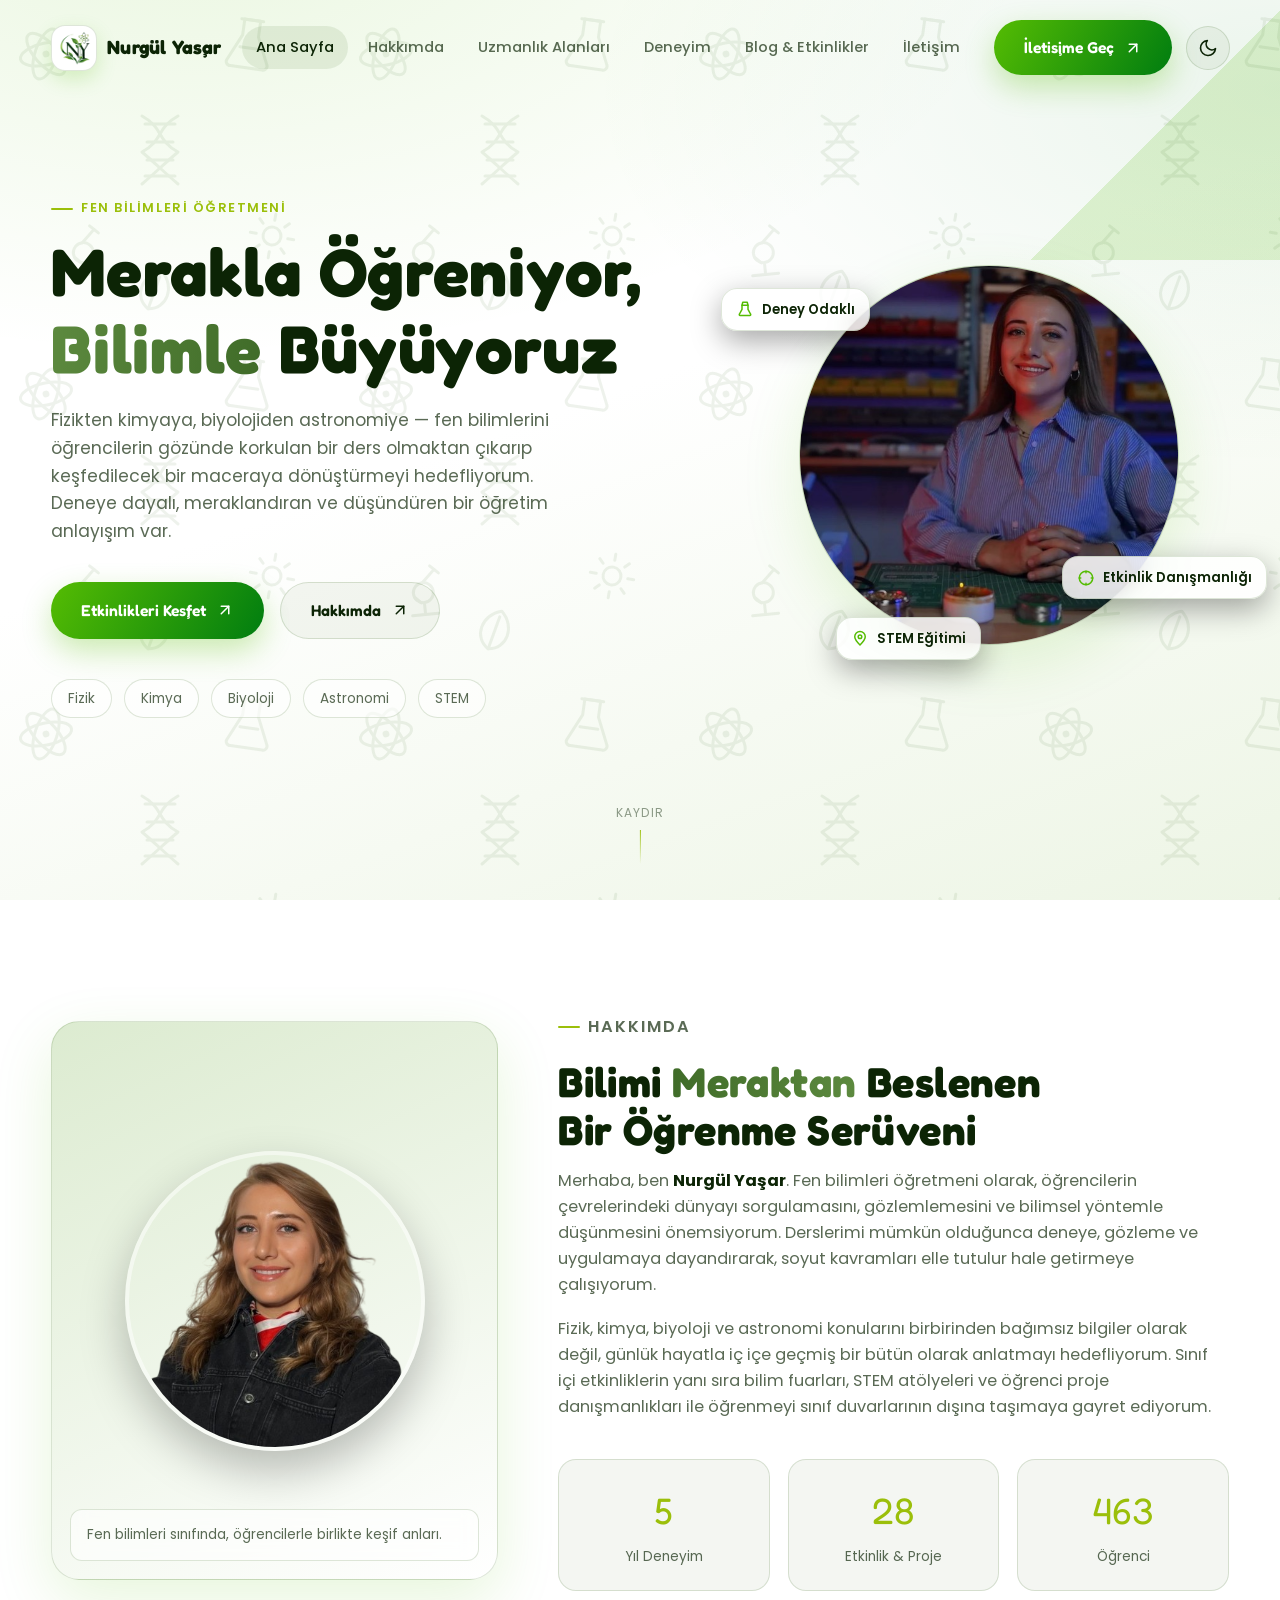
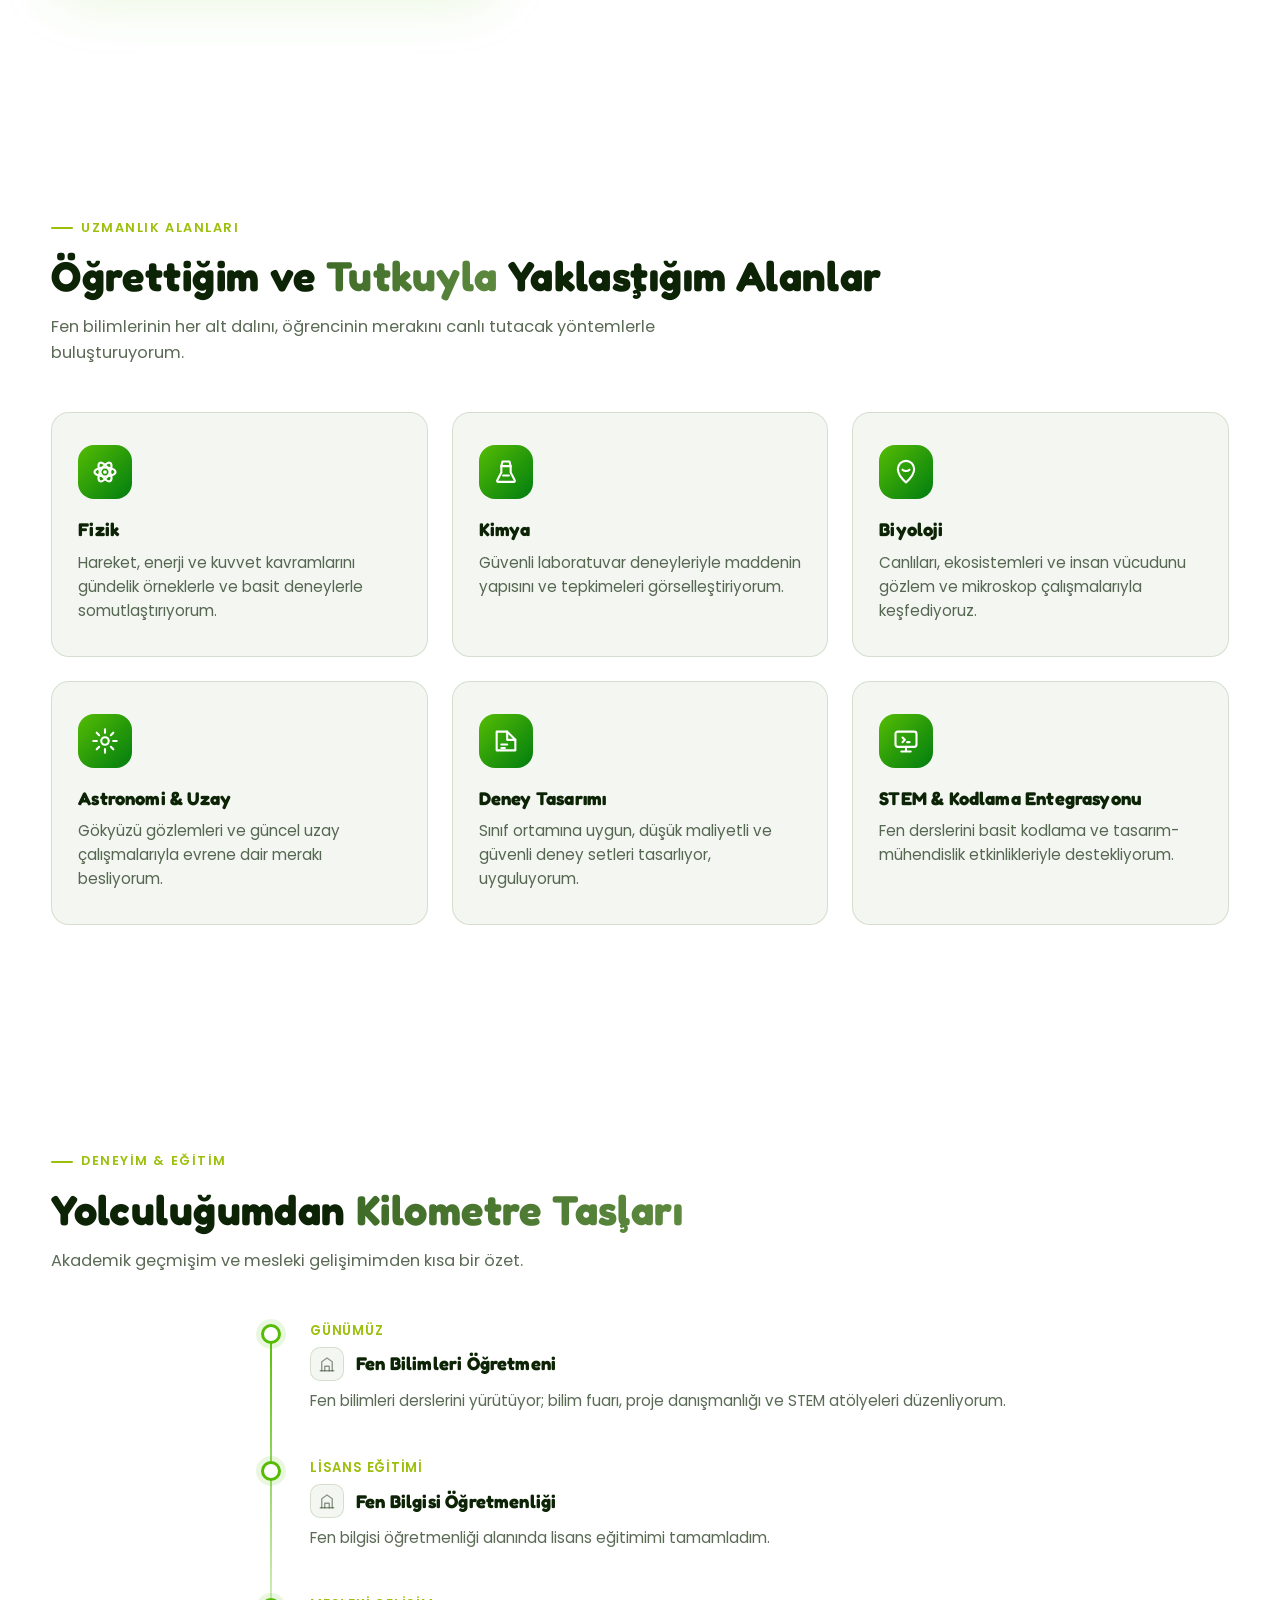
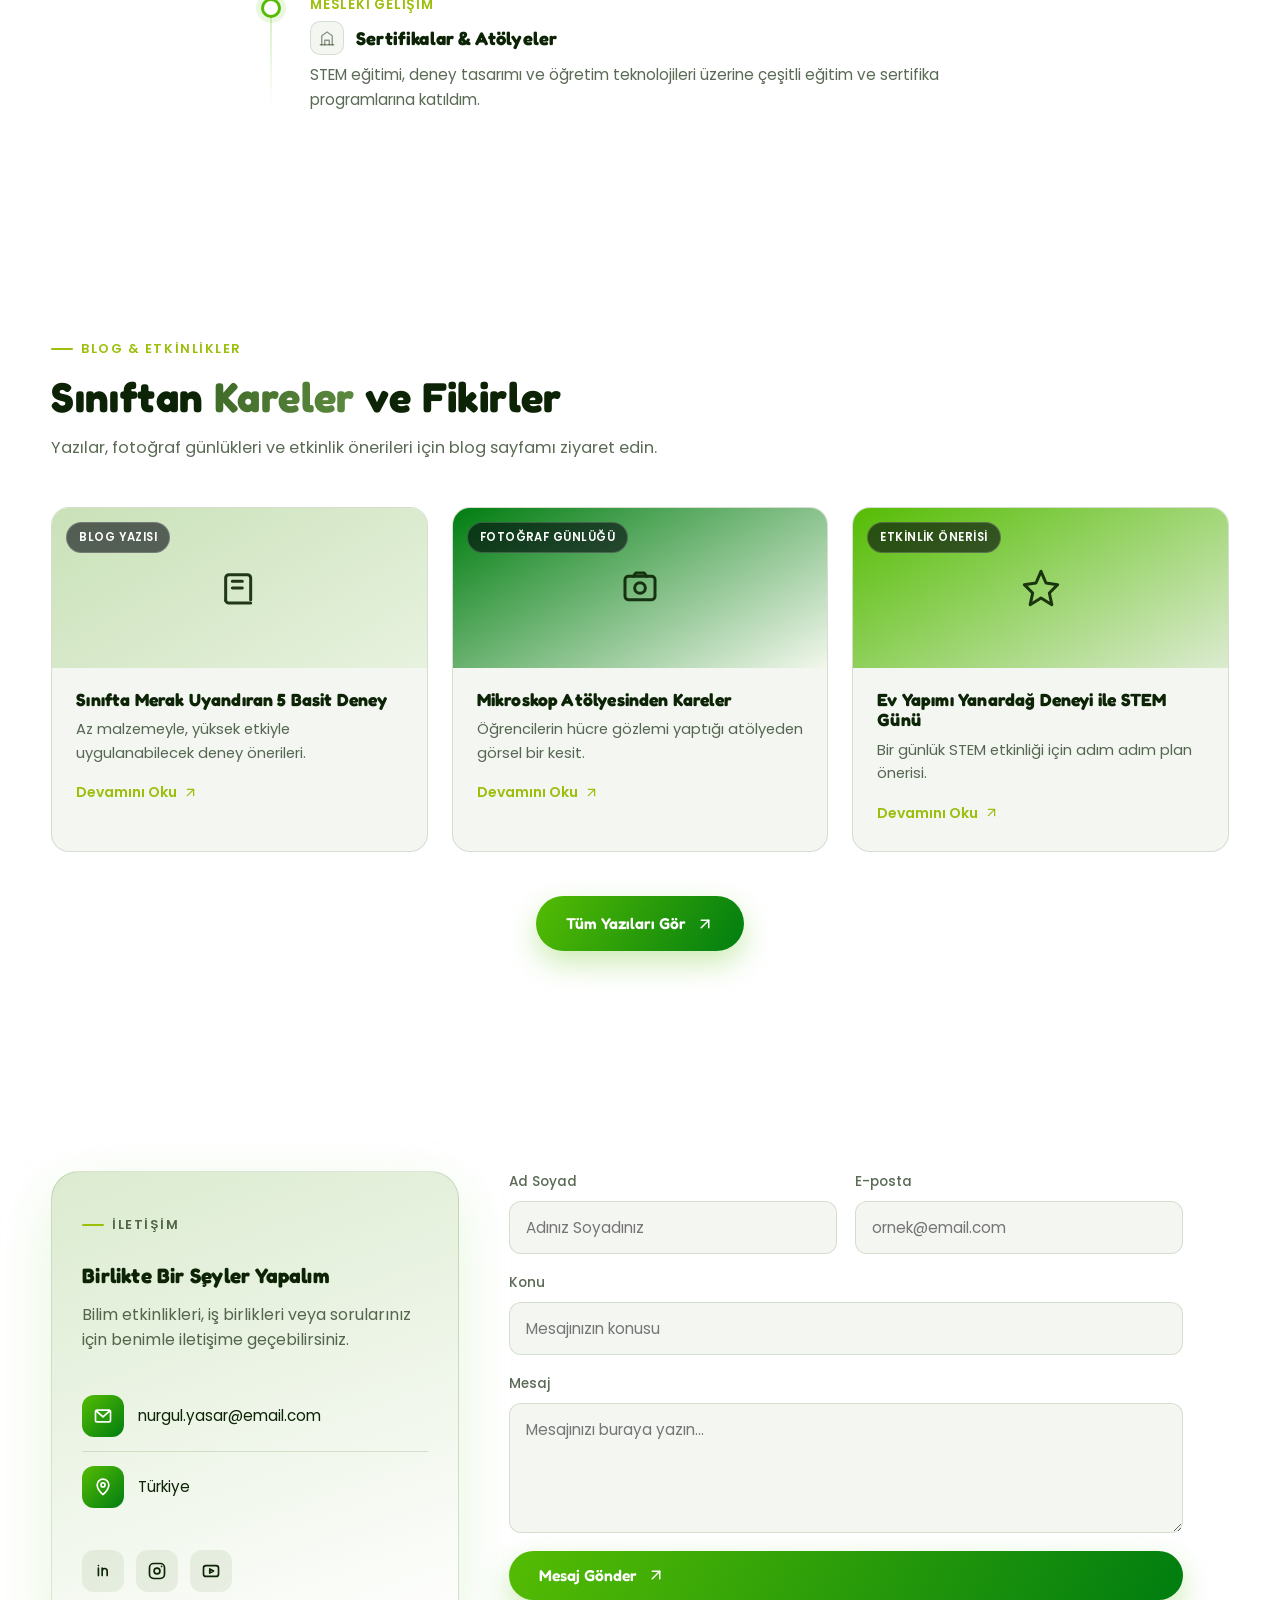
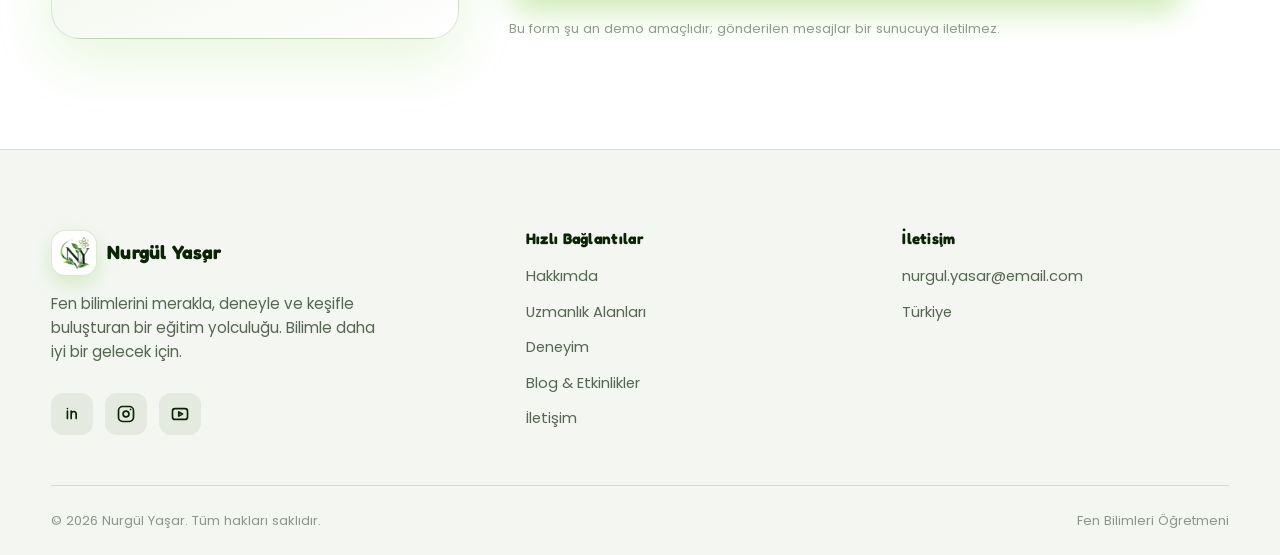
<file: index.html>
<!DOCTYPE html>
<html lang="tr">
<head>
<meta charset="UTF-8" />
<meta name="viewport" content="width=device-width, initial-scale=1.0" />
<title>Nurgül Yaşar | Fen Bilimleri Öğretmeni</title>
<meta name="description" content="Nurgül Yaşar — Fen Bilimleri Öğretmeni. Portföy, projeler, etkinlikler ve bilim blogu." />
<link rel="icon" type="image/png" href="assets/favicon.png" />
<link rel="preconnect" href="https://fonts.googleapis.com" />
<link rel="preconnect" href="https://fonts.gstatic.com" crossorigin />
<link href="https://fonts.googleapis.com/css2?family=Fredoka:wght@500;600;700&family=Poppins:wght@300;400;500;600;700&display=swap" rel="stylesheet" />
<link rel="stylesheet" href="css/style.css" />
<script>
  (function () {
    var saved = localStorage.getItem("ny-theme");
    if (saved === "dark") document.documentElement.setAttribute("data-theme", "dark");
  })();
</script>
</head>
<body>

<header class="site-header">
  <div class="container nav-wrap">
    <a href="index.html" class="logo">
      <span class="logo-mark">
        <img src="assets/logo-mark.png" alt="Nurgül Yaşar logosu" />
      </span>
      Nurgül Yaşar
    </a>

    <nav class="nav-links">
      <a href="#hero" class="active">Ana Sayfa</a>
      <a href="#hakkimda">Hakkımda</a>
      <a href="#uzmanlik">Uzmanlık Alanları</a>
      <a href="#deneyim">Deneyim</a>
      <a href="blog.html">Blog &amp; Etkinlikler</a>
      <a href="#iletisim">İletişim</a>
    </nav>

    <div class="nav-cta">
      <a href="#iletisim" class="btn btn-primary">
        İletişime Geç
        <svg viewBox="0 0 24 24" fill="none" stroke="currentColor" stroke-width="2" stroke-linecap="round" stroke-linejoin="round"><path d="M7 17 17 7"/><path d="M7 7h10v10"/></svg>
      </a>
      <button class="theme-toggle" aria-label="Koyu/açık temayı değiştir">
        <svg class="icon-moon" viewBox="0 0 24 24" fill="none" stroke="currentColor" stroke-width="2" stroke-linecap="round" stroke-linejoin="round"><path d="M21 12.8A9 9 0 1 1 11.2 3a7 7 0 0 0 9.8 9.8Z"/></svg>
        <svg class="icon-sun" viewBox="0 0 24 24" fill="none" stroke="currentColor" stroke-width="2" stroke-linecap="round" stroke-linejoin="round"><circle cx="12" cy="12" r="4.5"/><path d="M12 2v2.5M12 19.5V22M4.2 4.2l1.8 1.8M18 18l1.8 1.8M2 12h2.5M19.5 12H22M4.2 19.8 6 18M18 6l1.8-1.8"/></svg>
      </button>
      <button class="nav-toggle" aria-label="Menüyü aç/kapat">
        <span></span>
      </button>
    </div>
  </div>
</header>

<section class="hero" id="hero">
  <div class="corner-accent"></div>
  <div class="container hero-grid">
    <div class="hero-content">
      <p class="eyebrow">Fen Bilimleri Öğretmeni</p>
      <h1 class="hero-title">Merakla Öğreniyor,<br /><span class="accent">Bilimle</span> Büyüyoruz</h1>
      <p class="hero-desc">
        Fizikten kimyaya, biyolojiden astronomiye — fen bilimlerini öğrencilerin gözünde
        korkulan bir ders olmaktan çıkarıp keşfedilecek bir maceraya dönüştürmeyi
        hedefliyorum. Deneye dayalı, meraklandıran ve düşündüren bir öğretim anlayışım var.
      </p>
      <div class="hero-actions">
        <a href="blog.html" class="btn btn-primary">
          Etkinlikleri Keşfet
          <svg viewBox="0 0 24 24" fill="none" stroke="currentColor" stroke-width="2" stroke-linecap="round" stroke-linejoin="round"><path d="M7 17 17 7"/><path d="M7 7h10v10"/></svg>
        </a>
        <a href="#hakkimda" class="btn btn-ghost">
          Hakkımda
          <svg viewBox="0 0 24 24" fill="none" stroke="currentColor" stroke-width="2" stroke-linecap="round" stroke-linejoin="round"><path d="M7 17 17 7"/><path d="M7 7h10v10"/></svg>
        </a>
      </div>
      <div class="hero-tags">
        <span>Fizik</span>
        <span>Kimya</span>
        <span>Biyoloji</span>
        <span>Astronomi</span>
        <span>STEM</span>
      </div>
    </div>

    <div class="hero-visual">
      <div class="hero-orb">
        <img src="assets/nurgul-yasar-lab.jpg" alt="Nurgül Yaşar deney atölyesinde" />
      </div>
      <div class="orbit-chip chip-1">
        <svg viewBox="0 0 24 24" fill="none" stroke="currentColor" stroke-width="2" stroke-linecap="round" stroke-linejoin="round"><path d="M9 3h6l1 4H8l1-4Z"/><path d="M8 7v5.5L4.5 19a1 1 0 0 0 .9 1.5h13.2a1 1 0 0 0 .9-1.5L16 12.5V7"/></svg>
        Deney Odaklı
      </div>
      <div class="orbit-chip chip-2">
        <svg viewBox="0 0 24 24" fill="none" stroke="currentColor" stroke-width="2" stroke-linecap="round" stroke-linejoin="round"><circle cx="12" cy="12" r="9"/><path d="M12 3v2M12 19v2M3 12h2M19 12h2"/></svg>
        Etkinlik Danışmanlığı
      </div>
      <div class="orbit-chip chip-3">
        <svg viewBox="0 0 24 24" fill="none" stroke="currentColor" stroke-width="2" stroke-linecap="round" stroke-linejoin="round"><path d="M12 20c4-4 7-7.5 7-11a7 7 0 1 0-14 0c0 3.5 3 7 7 11Z"/><circle cx="12" cy="9" r="2.4"/></svg>
        STEM Eğitimi
      </div>
    </div>
  </div>

  <div class="scroll-cue">
    Kaydır
    <span class="line"></span>
  </div>
</section>

<section id="hakkimda">
  <div class="container about-grid">
    <div class="about-photo reveal">
      <img src="assets/nurgul-yasar.png" alt="Nurgül Yaşar" />
      <div class="about-photo-caption">Fen bilimleri sınıfında, öğrencilerle birlikte keşif anları.</div>
    </div>

    <div class="about-text reveal">
      <p class="eyebrow">Hakkımda</p>
      <h2 class="section-title">Bilimi <span>Meraktan</span> Beslenen<br />Bir Öğrenme Serüveni</h2>
      <p>
        Merhaba, ben <strong>Nurgül Yaşar</strong>. Fen bilimleri öğretmeni olarak,
        öğrencilerin çevrelerindeki dünyayı sorgulamasını, gözlemlemesini ve
        bilimsel yöntemle düşünmesini önemsiyorum. Derslerimi mümkün olduğunca
        deneye, gözleme ve uygulamaya dayandırarak, soyut kavramları elle
        tutulur hale getirmeye çalışıyorum.
      </p>
      <p>
        Fizik, kimya, biyoloji ve astronomi konularını birbirinden bağımsız
        bilgiler olarak değil, günlük hayatla iç içe geçmiş bir bütün olarak
        anlatmayı hedefliyorum. Sınıf içi etkinliklerin yanı sıra bilim fuarları,
        STEM atölyeleri ve öğrenci proje danışmanlıkları ile öğrenmeyi sınıf
        duvarlarının dışına taşımaya gayret ediyorum.
      </p>

      <div class="stat-row">
        <div class="stat-card">
          <div class="stat-num"><span data-count="5" data-suffix="+">0</span></div>
          <div class="stat-label">Yıl Deneyim</div>
        </div>
        <div class="stat-card">
          <div class="stat-num"><span data-count="30" data-suffix="+">0</span></div>
          <div class="stat-label">Etkinlik &amp; Proje</div>
        </div>
        <div class="stat-card">
          <div class="stat-num"><span data-count="500" data-suffix="+">0</span></div>
          <div class="stat-label">Öğrenci</div>
        </div>
      </div>
    </div>
  </div>
</section>

<section id="uzmanlik">
  <div class="container">
    <p class="eyebrow reveal">Uzmanlık Alanları</p>
    <h2 class="section-title reveal">Öğrettiğim ve <span>Tutkuyla</span> Yaklaştığım Alanlar</h2>
    <p class="section-sub reveal">
      Fen bilimlerinin her alt dalını, öğrencinin merakını canlı tutacak
      yöntemlerle buluşturuyorum.
    </p>

    <div class="subject-grid">
      <div class="subject-card reveal">
        <div class="subject-icon">
          <svg viewBox="0 0 24 24" fill="none" stroke="currentColor" stroke-width="1.8" stroke-linecap="round" stroke-linejoin="round"><circle cx="12" cy="12" r="1.6" fill="currentColor" stroke="none"/><ellipse cx="12" cy="12" rx="9" ry="3.8"/><ellipse cx="12" cy="12" rx="9" ry="3.8" transform="rotate(60 12 12)"/><ellipse cx="12" cy="12" rx="9" ry="3.8" transform="rotate(120 12 12)"/></svg>
        </div>
        <h3>Fizik</h3>
        <p>Hareket, enerji ve kuvvet kavramlarını gündelik örneklerle ve basit deneylerle somutlaştırıyorum.</p>
      </div>

      <div class="subject-card reveal">
        <div class="subject-icon">
          <svg viewBox="0 0 24 24" fill="none" stroke="currentColor" stroke-width="1.8" stroke-linecap="round" stroke-linejoin="round"><path d="M9 3h6l1 4H8l1-4Z"/><path d="M8 7v5.5L4.5 19a1 1 0 0 0 .9 1.5h13.2a1 1 0 0 0 .9-1.5L16 12.5V7"/><path d="M9.5 15h5"/></svg>
        </div>
        <h3>Kimya</h3>
        <p>Güvenli laboratuvar deneyleriyle maddenin yapısını ve tepkimeleri görselleştiriyorum.</p>
      </div>

      <div class="subject-card reveal">
        <div class="subject-icon">
          <svg viewBox="0 0 24 24" fill="none" stroke="currentColor" stroke-width="1.8" stroke-linecap="round" stroke-linejoin="round"><path d="M12 21c4-3.5 7-7.4 7-11.5A7 7 0 0 0 5 9.5C5 13.6 8 17.5 12 21Z"/><path d="M9 10c1.5 1.5 4.5 1.5 6 0"/></svg>
        </div>
        <h3>Biyoloji</h3>
        <p>Canlıları, ekosistemleri ve insan vücudunu gözlem ve mikroskop çalışmalarıyla keşfediyoruz.</p>
      </div>

      <div class="subject-card reveal">
        <div class="subject-icon">
          <svg viewBox="0 0 24 24" fill="none" stroke="currentColor" stroke-width="1.8" stroke-linecap="round" stroke-linejoin="round"><circle cx="12" cy="12" r="3.2"/><path d="M12 2v3M12 19v3M2 12h3M19 12h3M4.9 4.9l2.1 2.1M17 17l2.1 2.1M19.1 4.9 17 7M7 17l-2.1 2.1"/></svg>
        </div>
        <h3>Astronomi &amp; Uzay</h3>
        <p>Gökyüzü gözlemleri ve güncel uzay çalışmalarıyla evrene dair merakı besliyorum.</p>
      </div>

      <div class="subject-card reveal">
        <div class="subject-icon">
          <svg viewBox="0 0 24 24" fill="none" stroke="currentColor" stroke-width="1.8" stroke-linecap="round" stroke-linejoin="round"><path d="M4 4h9l7 7v9H4Z"/><path d="M13 4v7h7"/><path d="M8 15h5M8 18h3"/></svg>
        </div>
        <h3>Deney Tasarımı</h3>
        <p>Sınıf ortamına uygun, düşük maliyetli ve güvenli deney setleri tasarlıyor, uyguluyorum.</p>
      </div>

      <div class="subject-card reveal">
        <div class="subject-icon">
          <svg viewBox="0 0 24 24" fill="none" stroke="currentColor" stroke-width="1.8" stroke-linecap="round" stroke-linejoin="round"><rect x="3" y="4" width="18" height="13" rx="2"/><path d="M8 21h8M12 17v4"/><path d="m9 9 2 2-2 2M13 13h2"/></svg>
        </div>
        <h3>STEM &amp; Kodlama Entegrasyonu</h3>
        <p>Fen derslerini basit kodlama ve tasarım-mühendislik etkinlikleriyle destekliyorum.</p>
      </div>
    </div>
  </div>
</section>

<section id="deneyim">
  <div class="container">
    <p class="eyebrow reveal">Deneyim &amp; Eğitim</p>
    <h2 class="section-title reveal">Yolculuğumdan <span>Kilometre Taşları</span></h2>
    <p class="section-sub reveal">Akademik geçmişim ve mesleki gelişimimden kısa bir özet.</p>

    <div class="timeline">
      <div class="timeline-item reveal">
        <div class="timeline-dot"></div>
        <div class="date">Günümüz</div>
        <div class="timeline-head">
          <div class="timeline-logo" aria-hidden="true">
            <svg viewBox="0 0 24 24" fill="none" stroke="currentColor" stroke-width="1.8" stroke-linecap="round" stroke-linejoin="round"><path d="M3 21h18"/><path d="M5 21V9l7-5 7 5v12"/><path d="M9 21v-6h6v6"/></svg>
          </div>
          <h3>Fen Bilimleri Öğretmeni</h3>
        </div>
        <p>Fen bilimleri derslerini yürütüyor; bilim fuarı, proje danışmanlığı ve STEM atölyeleri düzenliyorum.</p>
      </div>

      <div class="timeline-item reveal">
        <div class="timeline-dot"></div>
        <div class="date">Lisans Eğitimi</div>
        <div class="timeline-head">
          <div class="timeline-logo" aria-hidden="true">
            <svg viewBox="0 0 24 24" fill="none" stroke="currentColor" stroke-width="1.8" stroke-linecap="round" stroke-linejoin="round"><path d="M3 21h18"/><path d="M5 21V9l7-5 7 5v12"/><path d="M9 21v-6h6v6"/></svg>
          </div>
          <h3>Fen Bilgisi Öğretmenliği</h3>
        </div>
        <p>Fen bilgisi öğretmenliği alanında lisans eğitimimi tamamladım.</p>
      </div>

      <div class="timeline-item reveal">
        <div class="timeline-dot"></div>
        <div class="date">Mesleki Gelişim</div>
        <div class="timeline-head">
          <div class="timeline-logo" aria-hidden="true">
            <svg viewBox="0 0 24 24" fill="none" stroke="currentColor" stroke-width="1.8" stroke-linecap="round" stroke-linejoin="round"><path d="M3 21h18"/><path d="M5 21V9l7-5 7 5v12"/><path d="M9 21v-6h6v6"/></svg>
          </div>
          <h3>Sertifikalar &amp; Atölyeler</h3>
        </div>
        <p>STEM eğitimi, deney tasarımı ve öğretim teknolojileri üzerine çeşitli eğitim ve sertifika programlarına katıldım.</p>
      </div>
    </div>
  </div>
</section>

<section id="blog-teaser">
  <div class="container">
    <p class="eyebrow reveal">Blog &amp; Etkinlikler</p>
    <h2 class="section-title reveal">Sınıftan <span>Kareler</span> ve Fikirler</h2>
    <p class="section-sub reveal">Yazılar, fotoğraf günlükleri ve etkinlik önerileri için blog sayfamı ziyaret edin.</p>

    <div class="project-grid">
      <div class="project-card reveal">
        <div class="project-thumb" style="background: linear-gradient(150deg, var(--bg-5), var(--bg-3));">
          <span class="project-tag">Blog Yazısı</span>
          <svg viewBox="0 0 24 24" fill="none" stroke="currentColor" stroke-width="1.8" stroke-linecap="round" stroke-linejoin="round"><path d="M4 19.5V6a2 2 0 0 1 2-2h11a2 2 0 0 1 2 2v13"/><path d="M4 19.5A2 2 0 0 0 6 21h13"/><path d="M8 8h6M8 12h6"/></svg>
        </div>
        <div class="project-body">
          <h3>Sınıfta Merak Uyandıran 5 Basit Deney</h3>
          <p>Az malzemeyle, yüksek etkiyle uygulanabilecek deney önerileri.</p>
          <a href="blog.html" class="project-link">Devamını Oku
            <svg viewBox="0 0 24 24" fill="none" stroke="currentColor" stroke-width="2" stroke-linecap="round" stroke-linejoin="round"><path d="M7 17 17 7"/><path d="M7 7h10v10"/></svg>
          </a>
        </div>
      </div>

      <div class="project-card reveal">
        <div class="project-thumb" style="background: linear-gradient(150deg, var(--accent-600), var(--bg-2));">
          <span class="project-tag">Fotoğraf Günlüğü</span>
          <svg viewBox="0 0 24 24" fill="none" stroke="currentColor" stroke-width="1.8" stroke-linecap="round" stroke-linejoin="round"><rect x="3" y="5" width="18" height="14" rx="2"/><circle cx="12" cy="12" r="3.2"/><path d="M8 5 9.5 3h5L16 5"/></svg>
        </div>
        <div class="project-body">
          <h3>Mikroskop Atölyesinden Kareler</h3>
          <p>Öğrencilerin hücre gözlemi yaptığı atölyeden görsel bir kesit.</p>
          <a href="blog.html" class="project-link">Devamını Oku
            <svg viewBox="0 0 24 24" fill="none" stroke="currentColor" stroke-width="2" stroke-linecap="round" stroke-linejoin="round"><path d="M7 17 17 7"/><path d="M7 7h10v10"/></svg>
          </a>
        </div>
      </div>

      <div class="project-card reveal">
        <div class="project-thumb" style="background: linear-gradient(150deg, var(--accent-avocado), var(--bg-4));">
          <span class="project-tag">Etkinlik Önerisi</span>
          <svg viewBox="0 0 24 24" fill="none" stroke="currentColor" stroke-width="1.8" stroke-linecap="round" stroke-linejoin="round"><path d="M12 2 9 9l-7 1 5 5-1.5 7L12 18l6.5 4L17 15l5-5-7-1-3-7Z"/></svg>
        </div>
        <div class="project-body">
          <h3>Ev Yapımı Yanardağ Deneyi ile STEM Günü</h3>
          <p>Bir günlük STEM etkinliği için adım adım plan önerisi.</p>
          <a href="blog.html" class="project-link">Devamını Oku
            <svg viewBox="0 0 24 24" fill="none" stroke="currentColor" stroke-width="2" stroke-linecap="round" stroke-linejoin="round"><path d="M7 17 17 7"/><path d="M7 7h10v10"/></svg>
          </a>
        </div>
      </div>
    </div>

    <div style="text-align:center; margin-top: 44px;">
      <a href="blog.html" class="btn btn-primary">
        Tüm Yazıları Gör
        <svg viewBox="0 0 24 24" fill="none" stroke="currentColor" stroke-width="2" stroke-linecap="round" stroke-linejoin="round"><path d="M7 17 17 7"/><path d="M7 7h10v10"/></svg>
      </a>
    </div>
  </div>
</section>

<section id="iletisim">
  <div class="container contact-grid">
    <div class="contact-info-card reveal">
      <p class="eyebrow">İletişim</p>
      <h3>Birlikte Bir Şeyler Yapalım</h3>
      <p>Bilim etkinlikleri, iş birlikleri veya sorularınız için benimle iletişime geçebilirsiniz.</p>

      <div class="contact-item">
        <div class="icon-box">
          <svg viewBox="0 0 24 24" fill="none" stroke="currentColor" stroke-width="2" stroke-linecap="round" stroke-linejoin="round"><rect x="3" y="5" width="18" height="14" rx="2"/><path d="m4 6 8 7 8-7"/></svg>
        </div>
        <a href="mailto:nurgul.yasar@email.com">nurgul.yasar@email.com</a>
      </div>

      <div class="contact-item">
        <div class="icon-box">
          <svg viewBox="0 0 24 24" fill="none" stroke="currentColor" stroke-width="2" stroke-linecap="round" stroke-linejoin="round"><path d="M12 21c4-3.5 7-7.4 7-11.5A7 7 0 0 0 5 9.5C5 13.6 8 17.5 12 21Z"/><circle cx="12" cy="9.5" r="2.4"/></svg>
        </div>
        <span>Türkiye</span>
      </div>

      <div class="social-row">
        <a href="https://www.linkedin.com/in/nurg%C3%BCl-ya%C5%9Far-064691241/" target="_blank" rel="noopener" aria-label="LinkedIn">
          <svg viewBox="0 0 24 24" fill="none" stroke="currentColor" stroke-width="2" stroke-linecap="round" stroke-linejoin="round"><path d="M6.5 8.5v9M6.5 5.5v.01M11 17.5v-5.2c0-1.8 1-3.3 3-3.3s3 1.5 3 3.3v5.2M11 17.5v-9"/></svg>
        </a>
        <a href="https://www.instagram.com/birdeneyimvar/" target="_blank" rel="noopener" aria-label="Instagram">
          <svg viewBox="0 0 24 24" fill="none" stroke="currentColor" stroke-width="2" stroke-linecap="round" stroke-linejoin="round"><rect x="3" y="3" width="18" height="18" rx="5"/><circle cx="12" cy="12" r="3.5"/><path d="M17.5 6.5h.01"/></svg>
        </a>
        <a href="https://www.youtube.com/@birdeneyimvar" target="_blank" rel="noopener" aria-label="YouTube">
          <svg viewBox="0 0 24 24" fill="none" stroke="currentColor" stroke-width="2" stroke-linecap="round" stroke-linejoin="round"><rect x="3" y="5.5" width="18" height="13" rx="3"/><path d="m10.5 9.5 4.5 2.5-4.5 2.5Z"/></svg>
        </a>
      </div>
    </div>

    <form class="contact-form reveal">
      <div class="form-row">
        <div class="form-field">
          <label for="name">Ad Soyad</label>
          <input type="text" id="name" name="name" placeholder="Adınız Soyadınız" required />
        </div>
        <div class="form-field">
          <label for="email">E-posta</label>
          <input type="email" id="email" name="email" placeholder="ornek@email.com" required />
        </div>
      </div>
      <div class="form-field">
        <label for="subject">Konu</label>
        <input type="text" id="subject" name="subject" placeholder="Mesajınızın konusu" required />
      </div>
      <div class="form-field">
        <label for="message">Mesaj</label>
        <textarea id="message" name="message" placeholder="Mesajınızı buraya yazın..." required></textarea>
      </div>
      <button type="submit" class="btn btn-primary">
        Mesaj Gönder
        <svg viewBox="0 0 24 24" fill="none" stroke="currentColor" stroke-width="2" stroke-linecap="round" stroke-linejoin="round"><path d="M7 17 17 7"/><path d="M7 7h10v10"/></svg>
      </button>
      <p class="form-note">Bu form şu an demo amaçlıdır; gönderilen mesajlar bir sunucuya iletilmez.</p>
    </form>
  </div>
</section>

<footer class="site-footer">
  <div class="container footer-top">
    <div class="footer-brand">
      <a href="index.html" class="logo">
        <span class="logo-mark">
          <img src="assets/logo-mark.png" alt="Nurgül Yaşar logosu" />
        </span>
        Nurgül Yaşar
      </a>
      <p>Fen bilimlerini merakla, deneyle ve keşifle buluşturan bir eğitim yolculuğu. Bilimle daha iyi bir gelecek için.</p>
      <div class="social-row">
        <a href="https://www.linkedin.com/in/nurg%C3%BCl-ya%C5%9Far-064691241/" target="_blank" rel="noopener" aria-label="LinkedIn">
          <svg viewBox="0 0 24 24" fill="none" stroke="currentColor" stroke-width="2" stroke-linecap="round" stroke-linejoin="round"><path d="M6.5 8.5v9M6.5 5.5v.01M11 17.5v-5.2c0-1.8 1-3.3 3-3.3s3 1.5 3 3.3v5.2M11 17.5v-9"/></svg>
        </a>
        <a href="https://www.instagram.com/birdeneyimvar/" target="_blank" rel="noopener" aria-label="Instagram">
          <svg viewBox="0 0 24 24" fill="none" stroke="currentColor" stroke-width="2" stroke-linecap="round" stroke-linejoin="round"><rect x="3" y="3" width="18" height="18" rx="5"/><circle cx="12" cy="12" r="3.5"/><path d="M17.5 6.5h.01"/></svg>
        </a>
        <a href="https://www.youtube.com/@birdeneyimvar" target="_blank" rel="noopener" aria-label="YouTube">
          <svg viewBox="0 0 24 24" fill="none" stroke="currentColor" stroke-width="2" stroke-linecap="round" stroke-linejoin="round"><rect x="3" y="5.5" width="18" height="13" rx="3"/><path d="m10.5 9.5 4.5 2.5-4.5 2.5Z"/></svg>
        </a>
      </div>
    </div>

    <div class="footer-col">
      <h4>Hızlı Bağlantılar</h4>
      <ul>
        <li><a href="#hakkimda">Hakkımda</a></li>
        <li><a href="#uzmanlik">Uzmanlık Alanları</a></li>
        <li><a href="#deneyim">Deneyim</a></li>
        <li><a href="blog.html">Blog &amp; Etkinlikler</a></li>
        <li><a href="#iletisim">İletişim</a></li>
      </ul>
    </div>

    <div class="footer-col">
      <h4>İletişim</h4>
      <ul>
        <li><a href="mailto:nurgul.yasar@email.com">nurgul.yasar@email.com</a></li>
        <li>Türkiye</li>
      </ul>
    </div>
  </div>

  <div class="container footer-bottom">
    <p class="footer-note">© <span id="year"></span> Nurgül Yaşar. Tüm hakları saklıdır.</p>
    <p class="footer-note">Fen Bilimleri Öğretmeni</p>
  </div>
</footer>

<script src="js/cursor.js"></script>
<script src="js/main.js"></script>
</body>
</html>
</file>
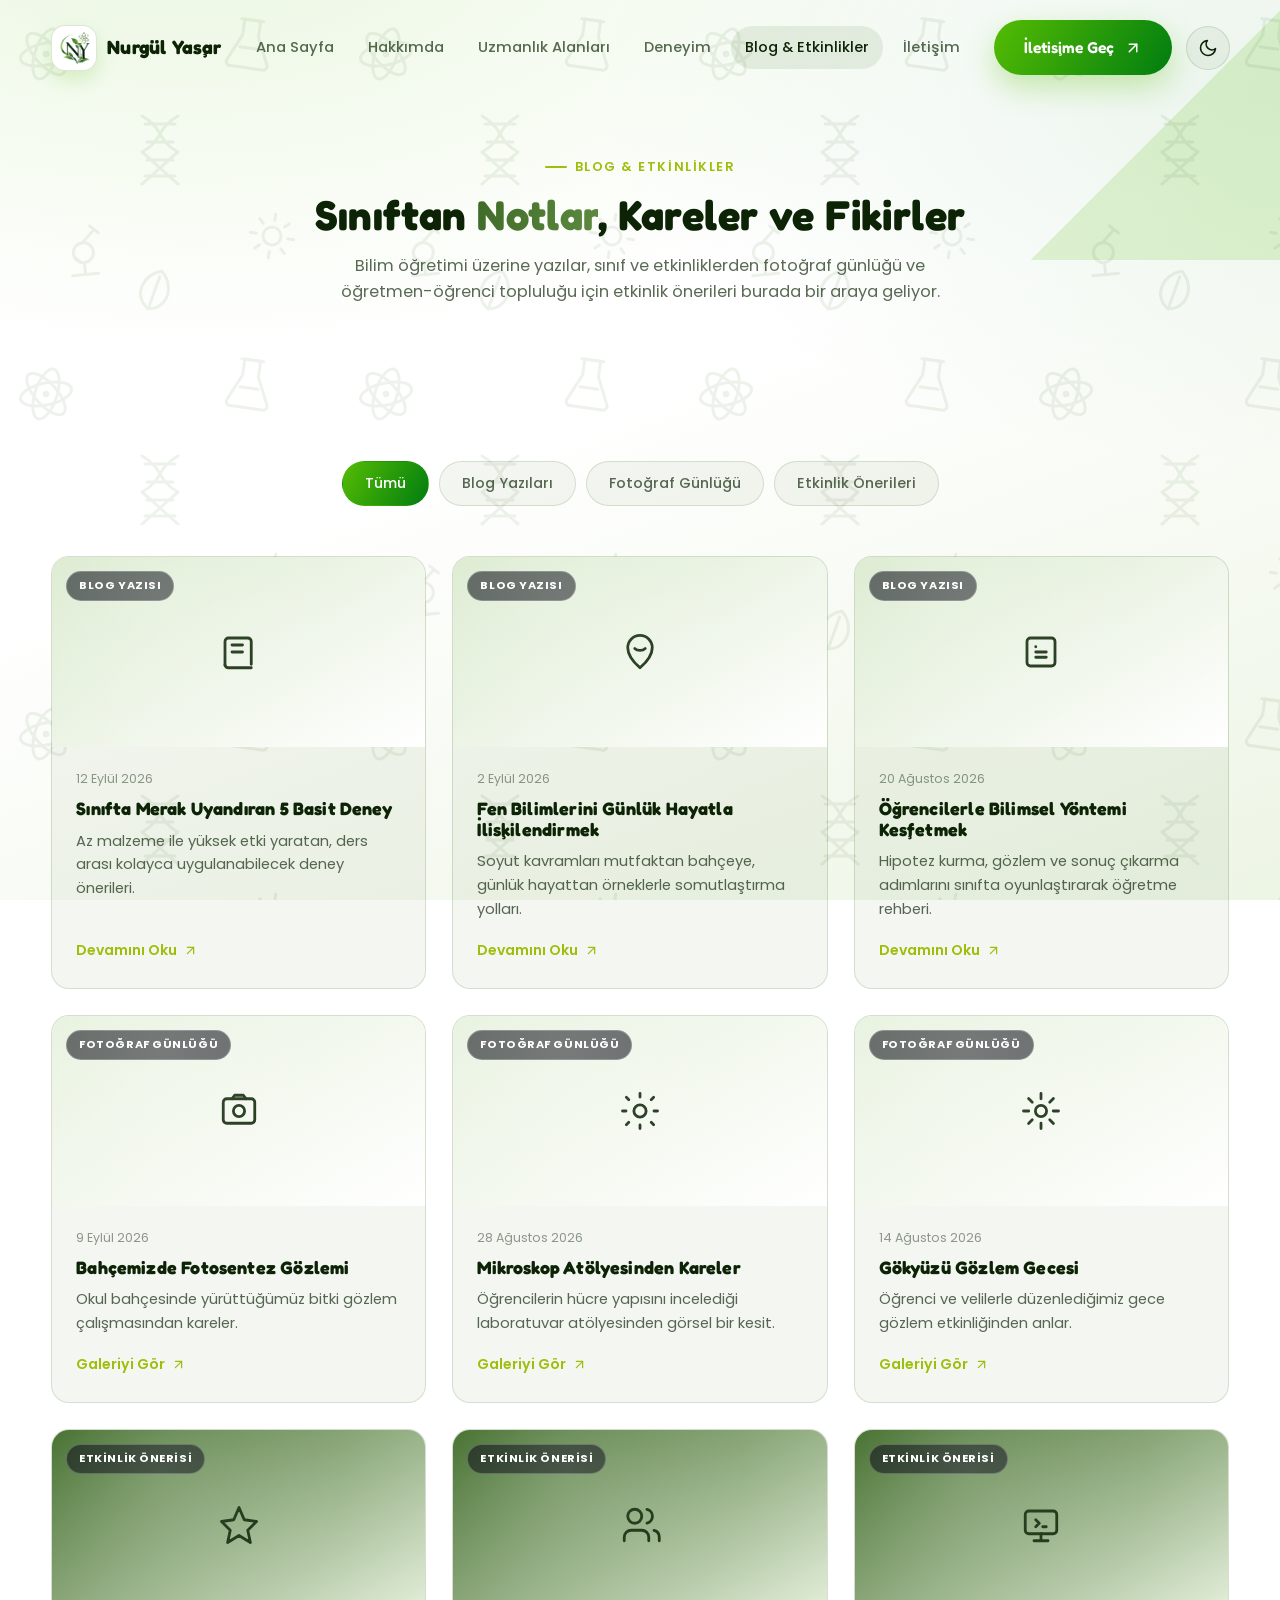
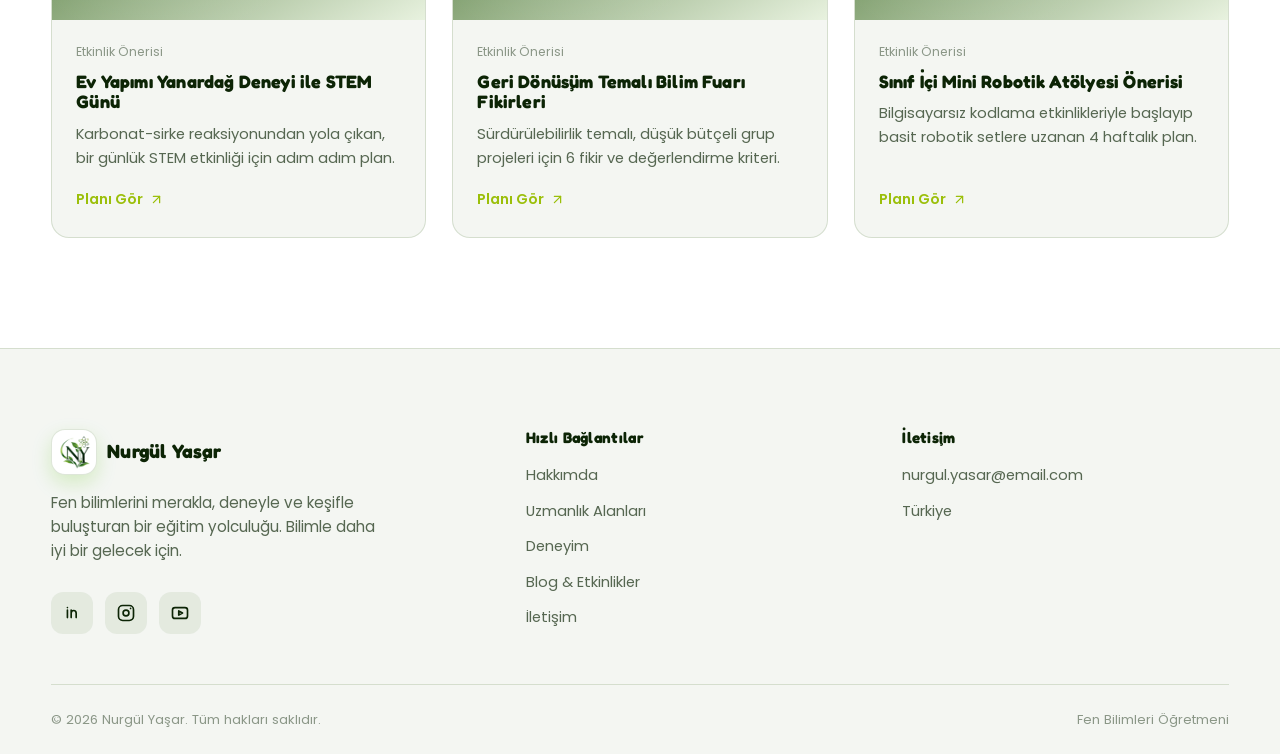
<file: blog.html>
<!DOCTYPE html>
<html lang="tr">
<head>
<meta charset="UTF-8" />
<meta name="viewport" content="width=device-width, initial-scale=1.0" />
<title>Blog &amp; Etkinlikler | Nurgül Yaşar</title>
<meta name="description" content="Nurgül Yaşar'ın fen bilimleri blogu: yazılar, fotoğraf günlüğü ve etkinlik önerileri." />
<link rel="icon" type="image/png" href="assets/favicon.png" />
<link rel="preconnect" href="https://fonts.googleapis.com" />
<link rel="preconnect" href="https://fonts.gstatic.com" crossorigin />
<link href="https://fonts.googleapis.com/css2?family=Fredoka:wght@500;600;700&family=Poppins:wght@300;400;500;600;700&display=swap" rel="stylesheet" />
<link rel="stylesheet" href="css/style.css" />
<script>
  (function () {
    var saved = localStorage.getItem("ny-theme");
    if (saved === "dark") document.documentElement.setAttribute("data-theme", "dark");
  })();
</script>
</head>
<body>

<header class="site-header">
  <div class="container nav-wrap">
    <a href="index.html" class="logo">
      <span class="logo-mark">
        <img src="assets/logo-mark.png" alt="Nurgül Yaşar logosu" />
      </span>
      Nurgül Yaşar
    </a>

    <nav class="nav-links">
      <a href="index.html#hero">Ana Sayfa</a>
      <a href="index.html#hakkimda">Hakkımda</a>
      <a href="index.html#uzmanlik">Uzmanlık Alanları</a>
      <a href="index.html#deneyim">Deneyim</a>
      <a href="blog.html" class="active">Blog &amp; Etkinlikler</a>
      <a href="index.html#iletisim">İletişim</a>
    </nav>

    <div class="nav-cta">
      <a href="index.html#iletisim" class="btn btn-primary">
        İletişime Geç
        <svg viewBox="0 0 24 24" fill="none" stroke="currentColor" stroke-width="2" stroke-linecap="round" stroke-linejoin="round"><path d="M7 17 17 7"/><path d="M7 7h10v10"/></svg>
      </a>
      <button class="theme-toggle" aria-label="Koyu/açık temayı değiştir">
        <svg class="icon-moon" viewBox="0 0 24 24" fill="none" stroke="currentColor" stroke-width="2" stroke-linecap="round" stroke-linejoin="round"><path d="M21 12.8A9 9 0 1 1 11.2 3a7 7 0 0 0 9.8 9.8Z"/></svg>
        <svg class="icon-sun" viewBox="0 0 24 24" fill="none" stroke="currentColor" stroke-width="2" stroke-linecap="round" stroke-linejoin="round"><circle cx="12" cy="12" r="4.5"/><path d="M12 2v2.5M12 19.5V22M4.2 4.2l1.8 1.8M18 18l1.8 1.8M2 12h2.5M19.5 12H22M4.2 19.8 6 18M18 6l1.8-1.8"/></svg>
      </button>
      <button class="nav-toggle" aria-label="Menüyü aç/kapat">
        <span></span>
      </button>
    </div>
  </div>
</header>

<section class="blog-header">
  <div class="corner-accent"></div>
  <div class="container">
    <p class="eyebrow reveal" style="justify-content:center;">Blog &amp; Etkinlikler</p>
    <h1 class="section-title reveal">Sınıftan <span>Notlar</span>, Kareler ve Fikirler</h1>
    <p class="section-sub reveal">
      Bilim öğretimi üzerine yazılar, sınıf ve etkinliklerden fotoğraf günlüğü
      ve öğretmen-öğrenci topluluğu için etkinlik önerileri burada bir araya
      geliyor.
    </p>
  </div>
</section>

<section style="padding-top:0;">
  <div class="container">
    <div class="filter-tabs reveal">
      <button class="filter-tab active" data-filter="all">Tümü</button>
      <button class="filter-tab" data-filter="yazi">Blog Yazıları</button>
      <button class="filter-tab" data-filter="foto">Fotoğraf Günlüğü</button>
      <button class="filter-tab" data-filter="etkinlik">Etkinlik Önerileri</button>
    </div>

    <div class="blog-grid">

      <article class="blog-card reveal" data-category="yazi">
        <div class="blog-thumb type-yazi">
          <span class="blog-category">Blog Yazısı</span>
          <svg viewBox="0 0 24 24" fill="none" stroke="currentColor" stroke-width="1.6" stroke-linecap="round" stroke-linejoin="round"><path d="M4 19.5V6a2 2 0 0 1 2-2h11a2 2 0 0 1 2 2v13"/><path d="M4 19.5A2 2 0 0 0 6 21h13"/><path d="M8 8h6M8 12h6"/></svg>
        </div>
        <div class="blog-body">
          <div class="blog-date">12 Eylül 2026</div>
          <h3>Sınıfta Merak Uyandıran 5 Basit Deney</h3>
          <p>Az malzeme ile yüksek etki yaratan, ders arası kolayca uygulanabilecek deney önerileri.</p>
          <a href="#" class="blog-readmore">Devamını Oku
            <svg viewBox="0 0 24 24" fill="none" stroke="currentColor" stroke-width="2" stroke-linecap="round" stroke-linejoin="round"><path d="M7 17 17 7"/><path d="M7 7h10v10"/></svg>
          </a>
        </div>
      </article>

      <article class="blog-card reveal" data-category="yazi">
        <div class="blog-thumb type-yazi">
          <span class="blog-category">Blog Yazısı</span>
          <svg viewBox="0 0 24 24" fill="none" stroke="currentColor" stroke-width="1.6" stroke-linecap="round" stroke-linejoin="round"><path d="M12 21c4-3.5 7-7.4 7-11.5A7 7 0 0 0 5 9.5C5 13.6 8 17.5 12 21Z"/><path d="M9 10c1.5 1.5 4.5 1.5 6 0"/></svg>
        </div>
        <div class="blog-body">
          <div class="blog-date">2 Eylül 2026</div>
          <h3>Fen Bilimlerini Günlük Hayatla İlişkilendirmek</h3>
          <p>Soyut kavramları mutfaktan bahçeye, günlük hayattan örneklerle somutlaştırma yolları.</p>
          <a href="#" class="blog-readmore">Devamını Oku
            <svg viewBox="0 0 24 24" fill="none" stroke="currentColor" stroke-width="2" stroke-linecap="round" stroke-linejoin="round"><path d="M7 17 17 7"/><path d="M7 7h10v10"/></svg>
          </a>
        </div>
      </article>

      <article class="blog-card reveal" data-category="yazi">
        <div class="blog-thumb type-yazi">
          <span class="blog-category">Blog Yazısı</span>
          <svg viewBox="0 0 24 24" fill="none" stroke="currentColor" stroke-width="1.6" stroke-linecap="round" stroke-linejoin="round"><rect x="4" y="4" width="16" height="16" rx="2"/><path d="M9 9h.01M9 12h6M9 15h6"/></svg>
        </div>
        <div class="blog-body">
          <div class="blog-date">20 Ağustos 2026</div>
          <h3>Öğrencilerle Bilimsel Yöntemi Keşfetmek</h3>
          <p>Hipotez kurma, gözlem ve sonuç çıkarma adımlarını sınıfta oyunlaştırarak öğretme rehberi.</p>
          <a href="#" class="blog-readmore">Devamını Oku
            <svg viewBox="0 0 24 24" fill="none" stroke="currentColor" stroke-width="2" stroke-linecap="round" stroke-linejoin="round"><path d="M7 17 17 7"/><path d="M7 7h10v10"/></svg>
          </a>
        </div>
      </article>

      <article class="blog-card reveal" data-category="foto">
        <div class="blog-thumb type-foto">
          <span class="blog-category">Fotoğraf Günlüğü</span>
          <svg viewBox="0 0 24 24" fill="none" stroke="currentColor" stroke-width="1.6" stroke-linecap="round" stroke-linejoin="round"><rect x="3" y="5" width="18" height="14" rx="2"/><circle cx="12" cy="12" r="3.2"/><path d="M8 5 9.5 3h5L16 5"/></svg>
        </div>
        <div class="blog-body">
          <div class="blog-date">9 Eylül 2026</div>
          <h3>Bahçemizde Fotosentez Gözlemi</h3>
          <p>Okul bahçesinde yürüttüğümüz bitki gözlem çalışmasından kareler.</p>
          <a href="#" class="blog-readmore">Galeriyi Gör
            <svg viewBox="0 0 24 24" fill="none" stroke="currentColor" stroke-width="2" stroke-linecap="round" stroke-linejoin="round"><path d="M7 17 17 7"/><path d="M7 7h10v10"/></svg>
          </a>
        </div>
      </article>

      <article class="blog-card reveal" data-category="foto">
        <div class="blog-thumb type-foto">
          <span class="blog-category">Fotoğraf Günlüğü</span>
          <svg viewBox="0 0 24 24" fill="none" stroke="currentColor" stroke-width="1.6" stroke-linecap="round" stroke-linejoin="round"><circle cx="12" cy="12" r="3.5"/><path d="M12 4V2M12 22v-2M4 12H2M22 12h-2M5.6 5.6 4.2 4.2M19.8 19.8l-1.4-1.4M5.6 18.4 4.2 19.8M19.8 4.2l-1.4 1.4"/></svg>
        </div>
        <div class="blog-body">
          <div class="blog-date">28 Ağustos 2026</div>
          <h3>Mikroskop Atölyesinden Kareler</h3>
          <p>Öğrencilerin hücre yapısını incelediği laboratuvar atölyesinden görsel bir kesit.</p>
          <a href="#" class="blog-readmore">Galeriyi Gör
            <svg viewBox="0 0 24 24" fill="none" stroke="currentColor" stroke-width="2" stroke-linecap="round" stroke-linejoin="round"><path d="M7 17 17 7"/><path d="M7 7h10v10"/></svg>
          </a>
        </div>
      </article>

      <article class="blog-card reveal" data-category="foto">
        <div class="blog-thumb type-foto">
          <span class="blog-category">Fotoğraf Günlüğü</span>
          <svg viewBox="0 0 24 24" fill="none" stroke="currentColor" stroke-width="1.6" stroke-linecap="round" stroke-linejoin="round"><circle cx="12" cy="12" r="3.2"/><path d="M12 2v3M12 19v3M2 12h3M19 12h3M4.9 4.9l2.1 2.1M17 17l2.1 2.1M19.1 4.9 17 7M7 17l-2.1 2.1"/></svg>
        </div>
        <div class="blog-body">
          <div class="blog-date">14 Ağustos 2026</div>
          <h3>Gökyüzü Gözlem Gecesi</h3>
          <p>Öğrenci ve velilerle düzenlediğimiz gece gözlem etkinliğinden anlar.</p>
          <a href="#" class="blog-readmore">Galeriyi Gör
            <svg viewBox="0 0 24 24" fill="none" stroke="currentColor" stroke-width="2" stroke-linecap="round" stroke-linejoin="round"><path d="M7 17 17 7"/><path d="M7 7h10v10"/></svg>
          </a>
        </div>
      </article>

      <article class="blog-card reveal" data-category="etkinlik">
        <div class="blog-thumb type-etkinlik">
          <span class="blog-category">Etkinlik Önerisi</span>
          <svg viewBox="0 0 24 24" fill="none" stroke="currentColor" stroke-width="1.6" stroke-linecap="round" stroke-linejoin="round"><path d="M12 2 9 9l-7 1 5 5-1.5 7L12 18l6.5 4L17 15l5-5-7-1-3-7Z"/></svg>
        </div>
        <div class="blog-body">
          <div class="blog-date">Etkinlik Önerisi</div>
          <h3>Ev Yapımı Yanardağ Deneyi ile STEM Günü</h3>
          <p>Karbonat-sirke reaksiyonundan yola çıkan, bir günlük STEM etkinliği için adım adım plan.</p>
          <a href="#" class="blog-readmore">Planı Gör
            <svg viewBox="0 0 24 24" fill="none" stroke="currentColor" stroke-width="2" stroke-linecap="round" stroke-linejoin="round"><path d="M7 17 17 7"/><path d="M7 7h10v10"/></svg>
          </a>
        </div>
      </article>

      <article class="blog-card reveal" data-category="etkinlik">
        <div class="blog-thumb type-etkinlik">
          <span class="blog-category">Etkinlik Önerisi</span>
          <svg viewBox="0 0 24 24" fill="none" stroke="currentColor" stroke-width="1.6" stroke-linecap="round" stroke-linejoin="round"><path d="M17 21v-2a4 4 0 0 0-4-4H7a4 4 0 0 0-4 4v2"/><circle cx="9" cy="7" r="4"/><path d="M23 21v-2a4 4 0 0 0-3-3.9M16 3.1a4 4 0 0 1 0 7.8"/></svg>
        </div>
        <div class="blog-body">
          <div class="blog-date">Etkinlik Önerisi</div>
          <h3>Geri Dönüşüm Temalı Bilim Fuarı Fikirleri</h3>
          <p>Sürdürülebilirlik temalı, düşük bütçeli grup projeleri için 6 fikir ve değerlendirme kriteri.</p>
          <a href="#" class="blog-readmore">Planı Gör
            <svg viewBox="0 0 24 24" fill="none" stroke="currentColor" stroke-width="2" stroke-linecap="round" stroke-linejoin="round"><path d="M7 17 17 7"/><path d="M7 7h10v10"/></svg>
          </a>
        </div>
      </article>

      <article class="blog-card reveal" data-category="etkinlik">
        <div class="blog-thumb type-etkinlik">
          <span class="blog-category">Etkinlik Önerisi</span>
          <svg viewBox="0 0 24 24" fill="none" stroke="currentColor" stroke-width="1.6" stroke-linecap="round" stroke-linejoin="round"><rect x="3" y="4" width="18" height="13" rx="2"/><path d="M8 21h8M12 17v4"/><path d="m9 9 2 2-2 2M13 13h2"/></svg>
        </div>
        <div class="blog-body">
          <div class="blog-date">Etkinlik Önerisi</div>
          <h3>Sınıf İçi Mini Robotik Atölyesi Önerisi</h3>
          <p>Bilgisayarsız kodlama etkinlikleriyle başlayıp basit robotik setlere uzanan 4 haftalık plan.</p>
          <a href="#" class="blog-readmore">Planı Gör
            <svg viewBox="0 0 24 24" fill="none" stroke="currentColor" stroke-width="2" stroke-linecap="round" stroke-linejoin="round"><path d="M7 17 17 7"/><path d="M7 7h10v10"/></svg>
          </a>
        </div>
      </article>

    </div>

    <div class="blog-empty">Bu kategoride henüz içerik bulunmuyor.</div>
  </div>
</section>

<footer class="site-footer">
  <div class="container footer-top">
    <div class="footer-brand">
      <a href="index.html" class="logo">
        <span class="logo-mark">
          <img src="assets/logo-mark.png" alt="Nurgül Yaşar logosu" />
        </span>
        Nurgül Yaşar
      </a>
      <p>Fen bilimlerini merakla, deneyle ve keşifle buluşturan bir eğitim yolculuğu. Bilimle daha iyi bir gelecek için.</p>
      <div class="social-row">
        <a href="https://www.linkedin.com/in/nurg%C3%BCl-ya%C5%9Far-064691241/" target="_blank" rel="noopener" aria-label="LinkedIn">
          <svg viewBox="0 0 24 24" fill="none" stroke="currentColor" stroke-width="2" stroke-linecap="round" stroke-linejoin="round"><path d="M6.5 8.5v9M6.5 5.5v.01M11 17.5v-5.2c0-1.8 1-3.3 3-3.3s3 1.5 3 3.3v5.2M11 17.5v-9"/></svg>
        </a>
        <a href="https://www.instagram.com/birdeneyimvar/" target="_blank" rel="noopener" aria-label="Instagram">
          <svg viewBox="0 0 24 24" fill="none" stroke="currentColor" stroke-width="2" stroke-linecap="round" stroke-linejoin="round"><rect x="3" y="3" width="18" height="18" rx="5"/><circle cx="12" cy="12" r="3.5"/><path d="M17.5 6.5h.01"/></svg>
        </a>
        <a href="https://www.youtube.com/@birdeneyimvar" target="_blank" rel="noopener" aria-label="YouTube">
          <svg viewBox="0 0 24 24" fill="none" stroke="currentColor" stroke-width="2" stroke-linecap="round" stroke-linejoin="round"><rect x="3" y="5.5" width="18" height="13" rx="3"/><path d="m10.5 9.5 4.5 2.5-4.5 2.5Z"/></svg>
        </a>
      </div>
    </div>

    <div class="footer-col">
      <h4>Hızlı Bağlantılar</h4>
      <ul>
        <li><a href="index.html#hakkimda">Hakkımda</a></li>
        <li><a href="index.html#uzmanlik">Uzmanlık Alanları</a></li>
        <li><a href="index.html#deneyim">Deneyim</a></li>
        <li><a href="blog.html">Blog &amp; Etkinlikler</a></li>
        <li><a href="index.html#iletisim">İletişim</a></li>
      </ul>
    </div>

    <div class="footer-col">
      <h4>İletişim</h4>
      <ul>
        <li><a href="mailto:nurgul.yasar@email.com">nurgul.yasar@email.com</a></li>
        <li>Türkiye</li>
      </ul>
    </div>
  </div>

  <div class="container footer-bottom">
    <p class="footer-note">© <span id="year"></span> Nurgül Yaşar. Tüm hakları saklıdır.</p>
    <p class="footer-note">Fen Bilimleri Öğretmeni</p>
  </div>
</footer>

<script src="js/cursor.js"></script>
<script src="js/main.js"></script>
</body>
</html>
</file>
<file: css/style.css>
/* =========================================================
   Nurgül Yaşar — Fen Bilimleri Öğretmeni Portföyü
   ========================================================= */

:root {
  /* ---- Light theme (default): white main, green secondary ---- */
  --bg-1: #ffffff;
  --bg-2: #f2f7ec;
  --bg-3: #e8f2df;
  --bg-4: #dcebd0;
  --bg-5: #c9e1b8;
  --accent-600: #007d10;
  --accent-500: #3e9e05;
  --accent-avocado: #55bc03;
  --accent-limerick: #9bbf0a;
  --accent-sage: #3f6b28;
  --accent-sage-soft: #5d8a3f;
  --fg: #0c2405;
  --fg-muted: rgba(12, 36, 5, 0.68);
  --fg-faint: rgba(12, 36, 5, 0.45);
  --surface: rgba(38, 89, 2, 0.05);
  --surface-strong: rgba(38, 89, 2, 0.09);
  --border: rgba(38, 89, 2, 0.15);
  --shadow-glow: 0 20px 60px rgba(85, 188, 3, 0.14);
  --page-wash:
    radial-gradient(120% 90% at 15% -10%, rgba(85, 188, 3, 0.12), transparent 55%),
    radial-gradient(90% 70% at 100% 10%, rgba(0, 125, 16, 0.08), transparent 60%),
    linear-gradient(160deg, #ffffff 0%, #ffffff 45%, #edf5e5 100%);
  --wallpaper-color: rgba(38, 89, 2, 0.075);
  --chip-bg: rgba(255, 255, 255, 0.6);
  --chip-strong-bg: rgba(255, 255, 255, 0.85);
  --chip-fill: rgba(38, 89, 2, 0.08);
  --icon-chip-bg: linear-gradient(135deg, var(--accent-avocado), var(--accent-600));
  --icon-chip-fg: #ffffff;
  --header-bg: rgba(255, 255, 255, 0.78);
  --overlay-bg: rgba(255, 255, 255, 0.97);
  --cursor-color: #2f8f12;
  --cursor-glow: rgba(85, 188, 3, 0.45);
  --radius-lg: 28px;
  --radius-md: 18px;
  --radius-sm: 12px;
  --font-head: "Fredoka", "Poppins", sans-serif;
  --font-body: "Poppins", "Segoe UI", sans-serif;
  --ease: cubic-bezier(0.22, 1, 0.36, 1);
}

:root[data-theme="dark"] {
  /* ---- Dark theme: green main, white secondary ---- */
  --bg-1: #02060e;
  --bg-2: #071c05;
  --bg-3: #092601;
  --bg-4: #163d02;
  --bg-5: #265902;
  --accent-sage: #7fa15a;
  --accent-sage-soft: #a9bf8a;
  --fg: #f4f3f8;
  --fg-muted: rgba(244, 243, 248, 0.72);
  --fg-faint: rgba(244, 243, 248, 0.45);
  --surface: rgba(244, 243, 248, 0.05);
  --surface-strong: rgba(244, 243, 248, 0.09);
  --border: rgba(244, 243, 248, 0.12);
  --shadow-glow: 0 20px 60px rgba(85, 188, 3, 0.1);
  --page-wash:
    radial-gradient(120% 90% at 15% -10%, rgba(38, 89, 2, 0.26), transparent 55%),
    radial-gradient(90% 70% at 100% 10%, rgba(0, 125, 16, 0.16), transparent 60%),
    linear-gradient(160deg, var(--bg-1) 0%, var(--bg-1) 30%, var(--bg-3) 60%, var(--bg-1) 100%);
  --wallpaper-color: rgba(244, 243, 248, 0.05);
  --chip-bg: rgba(2, 6, 14, 0.5);
  --chip-strong-bg: rgba(9, 38, 1, 0.75);
  --chip-fill: rgba(244, 243, 248, 0.1);
  --icon-chip-bg: linear-gradient(135deg, var(--accent-600), var(--bg-3));
  --icon-chip-fg: var(--accent-limerick);
  --header-bg: rgba(2, 6, 14, 0.72);
  --overlay-bg: rgba(2, 6, 14, 0.97);
  --cursor-color: #b6e33d;
  --cursor-glow: rgba(182, 227, 61, 0.55);
}

* {
  margin: 0;
  padding: 0;
  box-sizing: border-box;
}

html {
  scroll-behavior: smooth;
  scroll-padding-top: 90px;
}

body {
  font-family: var(--font-body);
  background: var(--bg-1);
  color: var(--fg);
  line-height: 1.6;
  overflow-x: hidden;
  -webkit-font-smoothing: antialiased;
  transition: background-color 0.4s var(--ease), color 0.4s var(--ease);
}

body::before {
  content: "";
  position: fixed;
  inset: 0;
  z-index: -3;
  background: var(--page-wash);
  transition: background 0.4s var(--ease);
}

body::after {
  content: "";
  position: fixed;
  inset: 0;
  z-index: -1;
  pointer-events: none;
  background-color: var(--wallpaper-color);
  -webkit-mask-image: url("../assets/science-pattern.svg");
  mask-image: url("../assets/science-pattern.svg");
  -webkit-mask-repeat: repeat;
  mask-repeat: repeat;
  -webkit-mask-size: 340px 340px;
  mask-size: 340px 340px;
  transition: background-color 0.4s var(--ease);
}

img {
  max-width: 100%;
  display: block;
}

a {
  color: inherit;
  text-decoration: none;
}

ul {
  list-style: none;
}

button {
  font-family: inherit;
  cursor: pointer;
  border: none;
  background: none;
  color: inherit;
}

h1, h2, h3, h4 {
  font-family: var(--font-head);
  font-weight: 700;
  line-height: 1.15;
  letter-spacing: 0.01em;
}

.container {
  width: min(1180px, 92%);
  margin-inline: auto;
}

.eyebrow {
  display: inline-flex;
  align-items: center;
  gap: 8px;
  font-size: 0.8rem;
  font-weight: 600;
  letter-spacing: 0.12em;
  text-transform: uppercase;
  color: var(--accent-limerick);
  margin-bottom: 14px;
}

.eyebrow::before {
  content: "";
  width: 22px;
  height: 2px;
  background: var(--accent-limerick);
  border-radius: 2px;
}

.section-title {
  font-size: clamp(1.9rem, 3.4vw, 2.6rem);
  margin-bottom: 14px;
}

.section-title span {
  background: linear-gradient(100deg, var(--accent-sage), var(--accent-sage-soft));
  -webkit-background-clip: text;
  background-clip: text;
  color: transparent;
}

.section-sub {
  max-width: 620px;
  color: var(--fg-muted);
  font-size: 1.02rem;
  margin-bottom: 46px;
}

section {
  position: relative;
  padding: 110px 0;
}

/* ---------- Buttons ---------- */

.btn {
  position: relative;
  display: inline-flex;
  align-items: center;
  gap: 10px;
  padding: 15px 30px;
  border-radius: 50px;
  font-family: var(--font-head);
  font-weight: 600;
  font-size: 0.98rem;
  transition: transform 0.35s var(--ease), box-shadow 0.35s var(--ease), background 0.35s var(--ease);
  white-space: nowrap;
}

.btn-primary {
  background: linear-gradient(120deg, var(--accent-avocado), var(--accent-600));
  color: var(--bg-1);
  box-shadow: 0 12px 30px rgba(85, 188, 3, 0.3);
}

.btn-primary:hover {
  transform: translateY(-3px) scale(1.02);
  box-shadow: 0 18px 40px rgba(155, 191, 10, 0.45);
}

.btn-ghost {
  background: var(--surface);
  border: 1px solid var(--border);
  color: var(--fg);
  backdrop-filter: blur(6px);
}

.btn-ghost:hover {
  border-color: var(--accent-limerick);
  color: var(--accent-limerick);
  transform: translateY(-3px);
}

.btn svg {
  width: 18px;
  height: 18px;
  transition: transform 0.35s var(--ease);
}

.btn:hover svg {
  transform: translate(3px, -3px);
}

/* ---------- Header / Nav ---------- */

.site-header {
  position: fixed;
  top: 0;
  inset-inline: 0;
  z-index: 200;
  padding: 20px 0;
  transition: padding 0.35s var(--ease), background 0.35s var(--ease), box-shadow 0.35s var(--ease);
}

.site-header.scrolled {
  padding: 12px 0;
  background: var(--header-bg);
  backdrop-filter: blur(16px) saturate(140%);
  box-shadow: 0 10px 30px rgba(0, 0, 0, 0.35);
  border-bottom: 1px solid var(--border);
}

.nav-wrap {
  display: flex;
  align-items: center;
  justify-content: space-between;
  gap: 20px;
}

.logo {
  display: flex;
  align-items: center;
  gap: 10px;
  font-family: var(--font-head);
  font-weight: 700;
  font-size: 1.2rem;
  letter-spacing: 0.01em;
  white-space: nowrap;
}

.logo-mark {
  width: 46px;
  height: 46px;
  border-radius: 14px;
  display: grid;
  place-items: center;
  background: #ffffff;
  border: 1px solid var(--border);
  box-shadow: 0 8px 20px rgba(85, 188, 3, 0.2);
  flex-shrink: 0;
  padding: 4px;
  overflow: hidden;
}

.logo-mark img {
  width: 100%;
  height: 100%;
  object-fit: contain;
}

.nav-links {
  display: flex;
  align-items: center;
  gap: 6px;
}

.nav-links a {
  position: relative;
  padding: 10px 14px;
  border-radius: 30px;
  font-size: 0.92rem;
  font-weight: 500;
  color: var(--fg-muted);
  white-space: nowrap;
  transition: color 0.3s var(--ease), background 0.3s var(--ease);
}

.nav-links a:hover,
.nav-links a.active {
  color: var(--fg);
  background: var(--surface-strong);
}

.nav-cta {
  display: flex;
  align-items: center;
  gap: 14px;
}

.nav-toggle {
  display: none;
  width: 44px;
  height: 44px;
  border-radius: 12px;
  background: var(--surface);
  border: 1px solid var(--border);
  place-items: center;
  z-index: 210;
}

.nav-toggle span,
.nav-toggle span::before,
.nav-toggle span::after {
  content: "";
  display: block;
  width: 20px;
  height: 2px;
  background: var(--fg);
  border-radius: 2px;
  transition: transform 0.3s var(--ease), opacity 0.3s var(--ease);
  position: relative;
}

.nav-toggle span::before { position: absolute; top: -7px; }
.nav-toggle span::after { position: absolute; top: 7px; }

.nav-toggle.open span { background: transparent; }
.nav-toggle.open span::before { transform: rotate(45deg) translate(5px, 5px); background: var(--fg); }
.nav-toggle.open span::after { transform: rotate(-45deg) translate(5px, -5px); background: var(--fg); }

.theme-toggle {
  width: 44px;
  height: 44px;
  border-radius: 50%;
  display: grid;
  place-items: center;
  background: var(--surface);
  border: 1px solid var(--border);
  color: var(--fg);
  flex-shrink: 0;
  transition: background 0.3s var(--ease), transform 0.3s var(--ease), color 0.3s var(--ease), border-color 0.3s var(--ease);
}

.theme-toggle:hover {
  border-color: var(--accent-avocado);
  color: var(--accent-avocado);
  transform: translateY(-2px) rotate(-8deg);
}

.theme-toggle svg { width: 20px; height: 20px; }

.theme-toggle .icon-sun { display: none; }

:root[data-theme="dark"] .theme-toggle .icon-moon { display: none; }
:root[data-theme="dark"] .theme-toggle .icon-sun { display: block; }

.corner-accent {
  position: absolute;
  top: 0;
  right: 0;
  width: min(260px, 30vw);
  height: min(260px, 30vw);
  background: linear-gradient(135deg, transparent 52%, var(--accent-avocado) 52%);
  opacity: 0.16;
  pointer-events: none;
  z-index: -1;
}

/* ---------- Hero ---------- */

.hero {
  position: relative;
  min-height: 100vh;
  display: flex;
  align-items: center;
  padding-top: 120px;
  overflow: hidden;
}

.cursor-dot {
  position: fixed;
  top: 0;
  left: 0;
  width: 9px;
  height: 9px;
  margin: -4.5px 0 0 -4.5px;
  border-radius: 50%;
  background: var(--cursor-color);
  box-shadow: 0 0 12px 3px var(--cursor-glow);
  pointer-events: none;
  z-index: 9999;
  opacity: 0;
  transition: opacity 0.3s var(--ease), background 0.3s var(--ease), box-shadow 0.3s var(--ease);
}

@media (hover: none), (pointer: coarse) {
  .cursor-dot { display: none; }
}

.hero-grid {
  display: grid;
  grid-template-columns: 1.15fr 0.85fr;
  gap: 50px;
  align-items: center;
}

.hero-content .eyebrow {
  animation: fadeUp 0.8s var(--ease) both;
}

.hero-title {
  font-size: clamp(2.4rem, 5.4vw, 4.2rem);
  animation: fadeUp 0.8s 0.1s var(--ease) both;
}

.hero-title .accent {
  background: linear-gradient(100deg, var(--accent-sage-soft), var(--accent-sage));
  -webkit-background-clip: text;
  background-clip: text;
  color: transparent;
}

.hero-desc {
  margin-top: 20px;
  max-width: 540px;
  font-size: 1.08rem;
  color: var(--fg-muted);
  animation: fadeUp 0.8s 0.2s var(--ease) both;
}

.hero-actions {
  display: flex;
  gap: 16px;
  margin-top: 36px;
  flex-wrap: wrap;
  animation: fadeUp 0.8s 0.3s var(--ease) both;
}

.hero-tags {
  display: flex;
  gap: 12px;
  flex-wrap: wrap;
  margin-top: 40px;
  animation: fadeUp 0.8s 0.4s var(--ease) both;
}

.hero-tags span {
  padding: 8px 16px;
  border-radius: 30px;
  font-size: 0.85rem;
  border: 1px solid var(--border);
  background: var(--chip-bg);
  backdrop-filter: blur(8px);
  color: var(--fg-muted);
}

.hero-visual {
  position: relative;
  display: grid;
  place-items: center;
  animation: fadeUp 0.9s 0.25s var(--ease) both;
}

.hero-orb {
  position: relative;
  width: min(380px, 80vw);
  aspect-ratio: 1;
  border-radius: 50%;
  background: linear-gradient(160deg, var(--bg-4), var(--bg-3));
  border: 1px solid var(--border);
  display: grid;
  place-items: center;
  overflow: hidden;
  box-shadow: var(--shadow-glow);
  animation: float 6s ease-in-out infinite;
}

.hero-orb img {
  width: 100%;
  height: 100%;
  object-fit: cover;
  object-position: center 20%;
}

.hero-orb::after {
  content: "";
  position: absolute;
  inset: -14px;
  border-radius: 50%;
  border: 1px dashed rgba(155, 191, 10, 0.35);
  animation: spin 24s linear infinite;
}

.orbit-chip {
  position: absolute;
  display: flex;
  align-items: center;
  gap: 8px;
  padding: 10px 14px;
  border-radius: 16px;
  background: var(--chip-strong-bg);
  border: 1px solid var(--border);
  backdrop-filter: blur(10px);
  font-size: 0.82rem;
  font-weight: 600;
  box-shadow: 0 10px 30px rgba(0, 0, 0, 0.35);
}

.orbit-chip svg { width: 18px; height: 18px; color: var(--accent-avocado); }
.chip-1 { top: 6%; left: -6%; animation: float 5s ease-in-out infinite; }
.chip-2 { bottom: 12%; right: -8%; animation: float 6.5s 0.5s ease-in-out infinite; }
.chip-3 { bottom: -4%; left: 18%; animation: float 5.5s 1s ease-in-out infinite; }

.scroll-cue {
  position: absolute;
  bottom: 36px;
  left: 50%;
  transform: translateX(-50%);
  display: flex;
  flex-direction: column;
  align-items: center;
  gap: 8px;
  font-size: 0.75rem;
  color: var(--fg-faint);
  letter-spacing: 0.1em;
  text-transform: uppercase;
}

.scroll-cue .line {
  width: 1px;
  height: 34px;
  background: linear-gradient(var(--accent-limerick), transparent);
  animation: scrollLine 1.8s ease-in-out infinite;
}

/* ---------- Reveal on scroll ---------- */

.reveal {
  opacity: 0;
  transform: translateY(28px);
  transition: opacity 0.8s var(--ease), transform 0.8s var(--ease);
}

.reveal.is-visible {
  opacity: 1;
  transform: translateY(0);
}

/* ---------- About ---------- */

.about-grid {
  display: grid;
  grid-template-columns: 0.8fr 1.2fr;
  gap: 60px;
  align-items: center;
}

.about-photo {
  position: relative;
  aspect-ratio: 4 / 5;
  border-radius: var(--radius-lg);
  background: linear-gradient(155deg, var(--bg-4), var(--bg-1));
  border: 1px solid var(--border);
  overflow: hidden;
  display: grid;
  place-items: center;
  box-shadow: var(--shadow-glow);
}

.about-photo img {
  width: 72%;
  max-width: 300px;
  aspect-ratio: 1;
  border-radius: 50%;
  object-fit: cover;
  border: 4px solid rgba(255, 255, 255, 0.5);
  box-shadow: 0 20px 45px rgba(0, 0, 0, 0.25);
}

.about-photo .leaf-deco {
  position: absolute;
  inset: 0;
  opacity: 0.5;
}

.about-photo-caption {
  position: absolute;
  bottom: 18px;
  left: 18px;
  right: 18px;
  padding: 14px 16px;
  border-radius: var(--radius-sm);
  background: var(--chip-bg);
  border: 1px solid var(--border);
  backdrop-filter: blur(8px);
  font-size: 0.85rem;
  color: var(--fg-muted);
}

.about-text p {
  color: var(--fg-muted);
  margin-bottom: 18px;
  font-size: 1.02rem;
}

.about-text strong {
  color: var(--fg);
}

.stat-row {
  display: grid;
  grid-template-columns: repeat(3, 1fr);
  gap: 18px;
  margin-top: 38px;
}

.stat-card {
  padding: 22px 18px;
  border-radius: var(--radius-md);
  background: var(--surface);
  border: 1px solid var(--border);
  text-align: center;
  transition: transform 0.35s var(--ease), border-color 0.35s var(--ease);
}

.stat-card:hover {
  transform: translateY(-6px);
  border-color: var(--accent-avocado);
}

.stat-num {
  font-family: var(--font-head);
  font-size: clamp(1.8rem, 3vw, 2.3rem);
  color: var(--accent-limerick);
}

.stat-label {
  font-size: 0.85rem;
  color: var(--fg-muted);
  margin-top: 6px;
}

/* ---------- Subjects / expertise ---------- */

.subject-grid {
  display: grid;
  grid-template-columns: repeat(3, 1fr);
  gap: 24px;
}

.subject-card {
  padding: 32px 26px;
  border-radius: var(--radius-md);
  background: var(--surface);
  border: 1px solid var(--border);
  transition: transform 0.4s var(--ease), background 0.4s var(--ease), border-color 0.4s var(--ease), box-shadow 0.4s var(--ease);
  position: relative;
  overflow: hidden;
}

.subject-card::before {
  content: "";
  position: absolute;
  inset: 0;
  background: linear-gradient(140deg, rgba(85, 188, 3, 0.18), transparent 60%);
  opacity: 0;
  transition: opacity 0.4s var(--ease);
}

.subject-card:hover {
  transform: translateY(-8px);
  border-color: var(--accent-avocado);
  box-shadow: 0 20px 45px rgba(0, 0, 0, 0.35);
}

.subject-card:hover::before { opacity: 1; }

.subject-icon {
  width: 54px;
  height: 54px;
  border-radius: 16px;
  display: grid;
  place-items: center;
  background: var(--icon-chip-bg);
  color: var(--icon-chip-fg);
  margin-bottom: 20px;
  position: relative;
  z-index: 1;
}

.subject-icon svg { width: 28px; height: 28px; }

.subject-card h3 {
  font-size: 1.15rem;
  margin-bottom: 10px;
  position: relative;
  z-index: 1;
}

.subject-card p {
  color: var(--fg-muted);
  font-size: 0.95rem;
  position: relative;
  z-index: 1;
}

/* ---------- Timeline ---------- */

.timeline {
  position: relative;
  max-width: 780px;
  margin-inline: auto;
}

.timeline::before {
  content: "";
  position: absolute;
  left: 20px;
  top: 6px;
  bottom: 6px;
  width: 2px;
  background: linear-gradient(var(--accent-avocado), transparent);
}

.timeline-item {
  position: relative;
  padding-left: 60px;
  padding-bottom: 44px;
}

.timeline-item:last-child { padding-bottom: 0; }

.timeline-dot {
  position: absolute;
  left: 11px;
  top: 4px;
  width: 20px;
  height: 20px;
  border-radius: 50%;
  background: var(--bg-1);
  border: 3px solid var(--accent-avocado);
  box-shadow: 0 0 0 5px rgba(85, 188, 3, 0.12);
}

.timeline-item .date {
  font-size: 0.82rem;
  font-weight: 600;
  color: var(--accent-limerick);
  letter-spacing: 0.06em;
  text-transform: uppercase;
}

.timeline-head {
  display: flex;
  align-items: center;
  gap: 12px;
  margin: 6px 0 8px;
}

.timeline-logo {
  width: 34px;
  height: 34px;
  border-radius: 10px;
  display: grid;
  place-items: center;
  background: var(--surface);
  border: 1px solid var(--border);
  color: var(--fg-faint);
  flex-shrink: 0;
  overflow: hidden;
}

.timeline-logo svg { width: 18px; height: 18px; }

.timeline-logo img {
  width: 100%;
  height: 100%;
  object-fit: contain;
}

.timeline-item h3 {
  font-size: 1.15rem;
  margin: 0;
}

.timeline-item p {
  color: var(--fg-muted);
  font-size: 0.95rem;
}

/* ---------- Projects ---------- */

.project-grid {
  display: grid;
  grid-template-columns: repeat(3, 1fr);
  gap: 24px;
}

.project-card {
  border-radius: var(--radius-md);
  border: 1px solid var(--border);
  background: var(--surface);
  overflow: hidden;
  transition: transform 0.4s var(--ease), border-color 0.4s var(--ease);
}

.project-card:hover {
  transform: translateY(-8px);
  border-color: var(--accent-limerick);
}

.project-thumb {
  height: 160px;
  display: grid;
  place-items: center;
  background: linear-gradient(150deg, var(--bg-4), var(--bg-1));
  position: relative;
}

.project-thumb svg { width: 40px; height: 40px; color: var(--fg); opacity: 0.9; }

.project-tag {
  position: absolute;
  top: 14px;
  left: 14px;
  padding: 5px 12px;
  border-radius: 20px;
  font-size: 0.72rem;
  font-weight: 600;
  letter-spacing: 0.04em;
  text-transform: uppercase;
  background: rgba(2, 6, 14, 0.6);
  color: #fff;
  border: 1px solid rgba(244, 243, 248, 0.2);
}

.project-body { padding: 22px 24px 26px; }

.project-body h3 { font-size: 1.1rem; margin-bottom: 8px; }

.project-body p {
  color: var(--fg-muted);
  font-size: 0.92rem;
  margin-bottom: 14px;
}

.project-link {
  display: inline-flex;
  align-items: center;
  gap: 6px;
  font-size: 0.88rem;
  font-weight: 600;
  color: var(--accent-limerick);
}

.project-link svg { width: 15px; height: 15px; transition: transform 0.3s var(--ease); }
.project-link:hover svg { transform: translate(3px, -3px); }

/* ---------- Blog / Vlog ---------- */

.blog-header {
  text-align: center;
  padding-top: 150px;
}

.blog-header .section-sub { margin-inline: auto; }

.filter-tabs {
  display: flex;
  justify-content: center;
  gap: 10px;
  flex-wrap: wrap;
  margin-bottom: 50px;
}

.filter-tab {
  padding: 11px 22px;
  border-radius: 30px;
  border: 1px solid var(--border);
  background: var(--surface);
  font-size: 0.9rem;
  font-weight: 500;
  color: var(--fg-muted);
  transition: all 0.3s var(--ease);
}

.filter-tab:hover { color: var(--fg); border-color: var(--accent-avocado); }

.filter-tab.active {
  background: linear-gradient(120deg, var(--accent-avocado), var(--accent-600));
  color: var(--bg-1);
  border-color: transparent;
}

.blog-grid {
  display: grid;
  grid-template-columns: repeat(3, 1fr);
  gap: 26px;
}

.blog-card {
  border-radius: var(--radius-md);
  overflow: hidden;
  border: 1px solid var(--border);
  background: var(--surface);
  transition: transform 0.45s var(--ease), border-color 0.45s var(--ease), box-shadow 0.45s var(--ease);
  display: flex;
  flex-direction: column;
}

.blog-card.is-hidden { display: none; }

.blog-card:hover {
  transform: translateY(-8px);
  border-color: var(--accent-limerick);
  box-shadow: 0 24px 50px rgba(0, 0, 0, 0.4);
}

.blog-thumb {
  height: 190px;
  position: relative;
  display: grid;
  place-items: center;
  overflow: hidden;
}

.blog-thumb.type-yazi { background: linear-gradient(150deg, var(--bg-4), var(--bg-1)); }
.blog-thumb.type-foto { background: linear-gradient(150deg, var(--bg-3), var(--bg-1)); }
.blog-thumb.type-etkinlik { background: linear-gradient(150deg, var(--accent-sage), var(--bg-3)); }

.blog-thumb svg {
  width: 42px;
  height: 42px;
  color: var(--fg);
  opacity: 0.92;
  transition: transform 0.5s var(--ease);
}

.blog-card:hover .blog-thumb svg { transform: scale(1.15) rotate(-4deg); }

.blog-thumb::after {
  content: "";
  position: absolute;
  inset: 0;
  background: radial-gradient(circle at 30% 20%, rgba(255,255,255,0.14), transparent 60%);
}

.blog-category {
  position: absolute;
  top: 14px;
  left: 14px;
  padding: 5px 12px;
  border-radius: 20px;
  font-size: 0.7rem;
  font-weight: 700;
  letter-spacing: 0.05em;
  text-transform: uppercase;
  background: rgba(2, 6, 14, 0.6);
  color: #fff;
  border: 1px solid rgba(244, 243, 248, 0.25);
}

.blog-body {
  padding: 22px 24px 26px;
  display: flex;
  flex-direction: column;
  flex: 1;
}

.blog-date {
  font-size: 0.78rem;
  color: var(--fg-faint);
  margin-bottom: 10px;
}

.blog-body h3 { font-size: 1.12rem; margin-bottom: 10px; }

.blog-body p {
  color: var(--fg-muted);
  font-size: 0.92rem;
  margin-bottom: 18px;
  flex: 1;
}

.blog-readmore {
  display: inline-flex;
  align-items: center;
  gap: 6px;
  font-size: 0.88rem;
  font-weight: 600;
  color: var(--accent-limerick);
}

.blog-readmore svg { width: 15px; height: 15px; transition: transform 0.3s var(--ease); }
.blog-readmore:hover svg { transform: translate(3px, -3px); }

.blog-empty {
  text-align: center;
  padding: 60px 20px;
  color: var(--fg-muted);
  display: none;
}

.blog-empty.show { display: block; }

/* ---------- Contact ---------- */

.contact-grid {
  display: grid;
  grid-template-columns: 0.9fr 1.1fr;
  gap: 50px;
}

.contact-info-card {
  padding: 36px 30px;
  border-radius: var(--radius-lg);
  background: linear-gradient(160deg, var(--bg-4), var(--bg-1));
  border: 1px solid var(--border);
  box-shadow: var(--shadow-glow);
}

.contact-info-card h3 { font-size: 1.3rem; margin-bottom: 14px; }
.contact-info-card > p { color: var(--fg-muted); margin-bottom: 28px; }

.contact-item {
  display: flex;
  align-items: center;
  gap: 14px;
  padding: 14px 0;
  border-top: 1px solid var(--border);
}

.contact-item:first-of-type { border-top: none; }

.contact-item .icon-box {
  width: 42px;
  height: 42px;
  border-radius: 12px;
  display: grid;
  place-items: center;
  background: var(--icon-chip-bg);
  flex-shrink: 0;
}

.contact-item .icon-box svg { width: 20px; height: 20px; color: var(--icon-chip-fg); }

.contact-item a, .contact-item span { font-size: 0.95rem; }

.social-row {
  display: flex;
  gap: 12px;
  margin-top: 28px;
}

.social-row a {
  width: 42px;
  height: 42px;
  border-radius: 12px;
  display: grid;
  place-items: center;
  background: var(--chip-fill);
  color: var(--fg);
  transition: transform 0.3s var(--ease), background 0.3s var(--ease), color 0.3s var(--ease);
}

.social-row a:hover {
  background: var(--accent-avocado);
  color: var(--bg-1);
  transform: translateY(-4px);
}

.social-row svg { width: 20px; height: 20px; }

.contact-form {
  display: grid;
  gap: 18px;
}

.form-row {
  display: grid;
  grid-template-columns: 1fr 1fr;
  gap: 18px;
}

.form-field { display: grid; gap: 8px; }

.form-field label {
  font-size: 0.85rem;
  color: var(--fg-muted);
  font-weight: 500;
}

.form-field input,
.form-field textarea {
  padding: 14px 16px;
  border-radius: var(--radius-sm);
  background: var(--surface);
  border: 1px solid var(--border);
  color: var(--fg);
  font-family: var(--font-body);
  font-size: 0.95rem;
  transition: border-color 0.3s var(--ease), background 0.3s var(--ease);
}

.form-field input:focus,
.form-field textarea:focus {
  outline: none;
  border-color: var(--accent-avocado);
  background: var(--surface-strong);
}

.form-field textarea { resize: vertical; min-height: 130px; }

.form-note {
  font-size: 0.82rem;
  color: var(--fg-faint);
}

/* ---------- Footer ---------- */

.site-footer {
  position: relative;
  padding: 80px 0 0;
  border-top: 1px solid var(--border);
  background: var(--surface);
  overflow: hidden;
}

.footer-top {
  display: grid;
  grid-template-columns: 1.3fr 1fr 1fr;
  gap: 50px;
  padding-bottom: 50px;
}

.footer-brand .logo { margin-bottom: 16px; }

.footer-brand p {
  color: var(--fg-muted);
  font-size: 0.95rem;
  max-width: 340px;
  margin-bottom: 22px;
}

.footer-col h4 {
  font-size: 0.95rem;
  margin-bottom: 18px;
  letter-spacing: 0.02em;
}

.footer-col ul {
  display: grid;
  gap: 12px;
}

.footer-col a,
.footer-col li {
  color: var(--fg-muted);
  font-size: 0.92rem;
  transition: color 0.3s var(--ease);
}

.footer-col a:hover { color: var(--accent-limerick); }

.footer-col .social-row { margin-top: 6px; }

.footer-bottom {
  display: flex;
  justify-content: space-between;
  align-items: center;
  flex-wrap: wrap;
  gap: 12px;
  padding: 24px 0;
  border-top: 1px solid var(--border);
}

.footer-note {
  color: var(--fg-faint);
  font-size: 0.82rem;
}

/* ---------- Animations ---------- */

@keyframes fadeUp {
  from { opacity: 0; transform: translateY(24px); }
  to { opacity: 1; transform: translateY(0); }
}

@keyframes float {
  0%, 100% { transform: translateY(0); }
  50% { transform: translateY(-14px); }
}

@keyframes spin {
  to { transform: rotate(360deg); }
}

@keyframes scrollLine {
  0% { transform: scaleY(0); transform-origin: top; opacity: 0; }
  50% { transform: scaleY(1); transform-origin: top; opacity: 1; }
  51% { transform-origin: bottom; }
  100% { transform: scaleY(0); transform-origin: bottom; opacity: 0; }
}

@media (prefers-reduced-motion: reduce) {
  *, *::before, *::after {
    animation-duration: 0.001ms !important;
    animation-iteration-count: 1 !important;
    transition-duration: 0.001ms !important;
    scroll-behavior: auto !important;
  }
}

/* ---------- Responsive ---------- */

@media (max-width: 1024px) {
  .hero-grid { grid-template-columns: 1fr; text-align: center; }
  .hero-desc { margin-inline: auto; }
  .hero-actions { justify-content: center; }
  .hero-tags { justify-content: center; }
  .about-grid { grid-template-columns: 1fr; }
  .about-photo { max-width: 420px; margin-inline: auto; width: 100%; }
  .subject-grid { grid-template-columns: repeat(2, 1fr); }
  .project-grid { grid-template-columns: repeat(2, 1fr); }
  .blog-grid { grid-template-columns: repeat(2, 1fr); }
  .contact-grid { grid-template-columns: 1fr; }
  .footer-top { grid-template-columns: 1fr 1fr; }
  .footer-brand { grid-column: 1 / -1; }
}

@media (max-width: 1180px) {
  .nav-links { display: none; }
  .nav-toggle { display: grid; }
  .nav-links.open {
    display: flex;
    position: fixed;
    inset: 0;
    z-index: 205;
    flex-direction: column;
    justify-content: center;
    align-items: center;
    gap: 10px;
    background: var(--overlay-bg);
    backdrop-filter: blur(10px);
  }
  .nav-links.open a { font-size: 1.3rem; padding: 14px 24px; }
  .nav-cta .btn-primary { display: none; }
}

@media (max-width: 640px) {
  section { padding: 80px 0; }
  .stat-row { grid-template-columns: 1fr; }
  .subject-grid { grid-template-columns: 1fr; }
  .project-grid { grid-template-columns: 1fr; }
  .blog-grid { grid-template-columns: 1fr; }
  .form-row { grid-template-columns: 1fr; }
  .footer-top { grid-template-columns: 1fr; text-align: center; }
  .footer-brand { grid-column: auto; }
  .footer-brand .logo { justify-content: center; }
  .footer-brand p { margin-inline: auto; }
  .footer-col .social-row { justify-content: center; }
  .footer-bottom { flex-direction: column; text-align: center; }
  .orbit-chip { display: none; }
}
</file>
